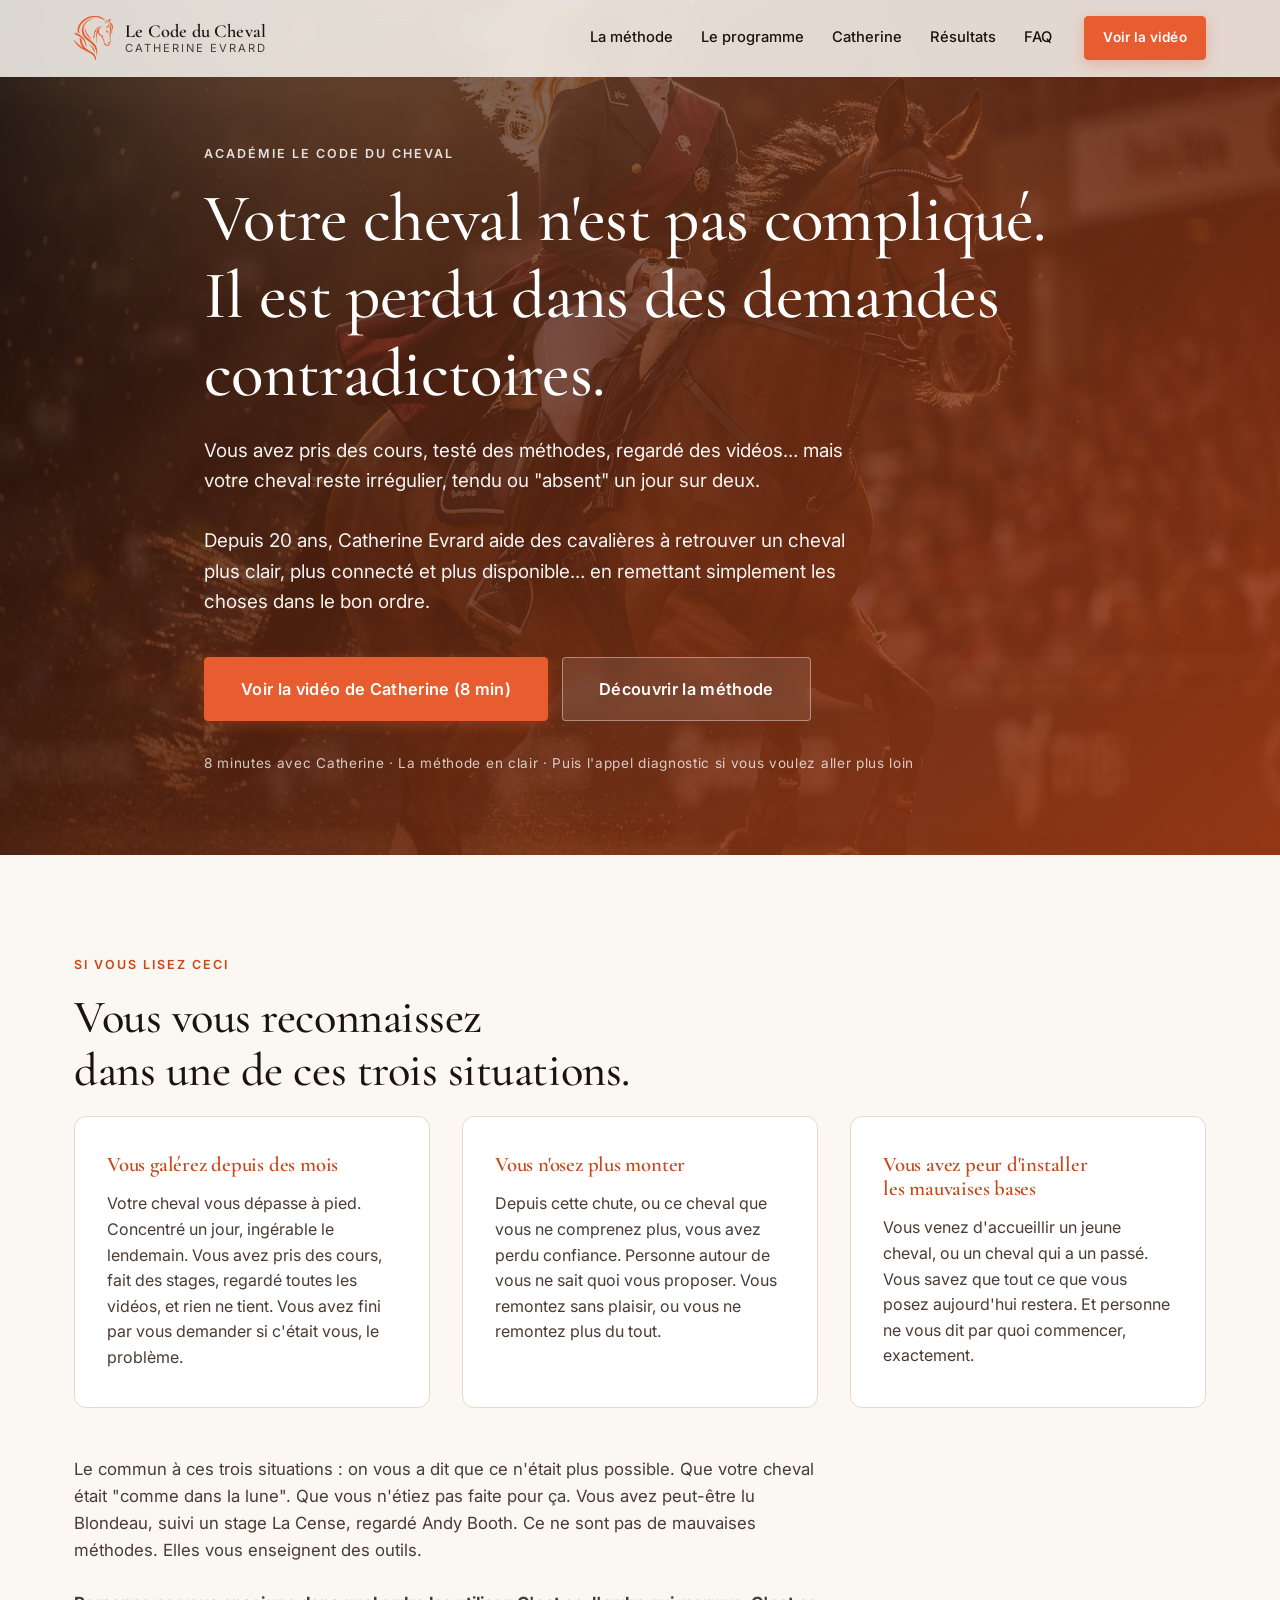
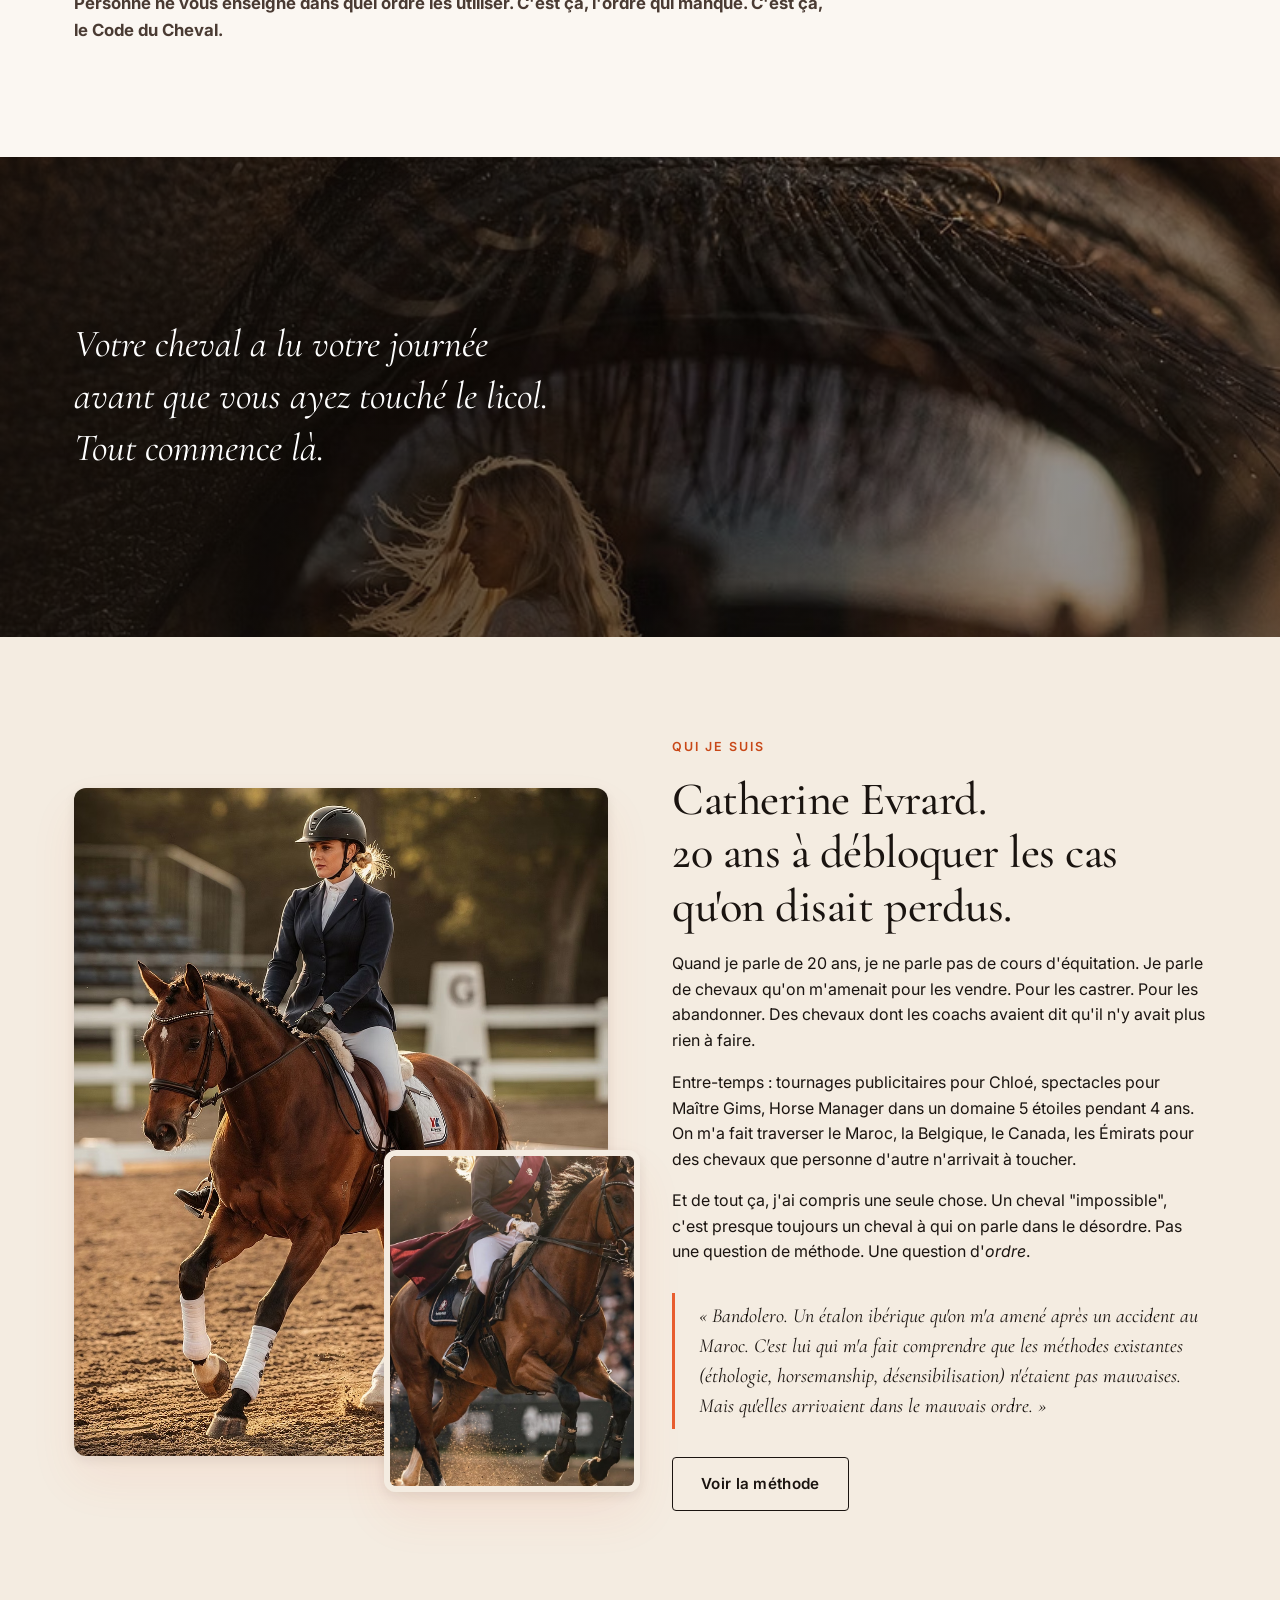
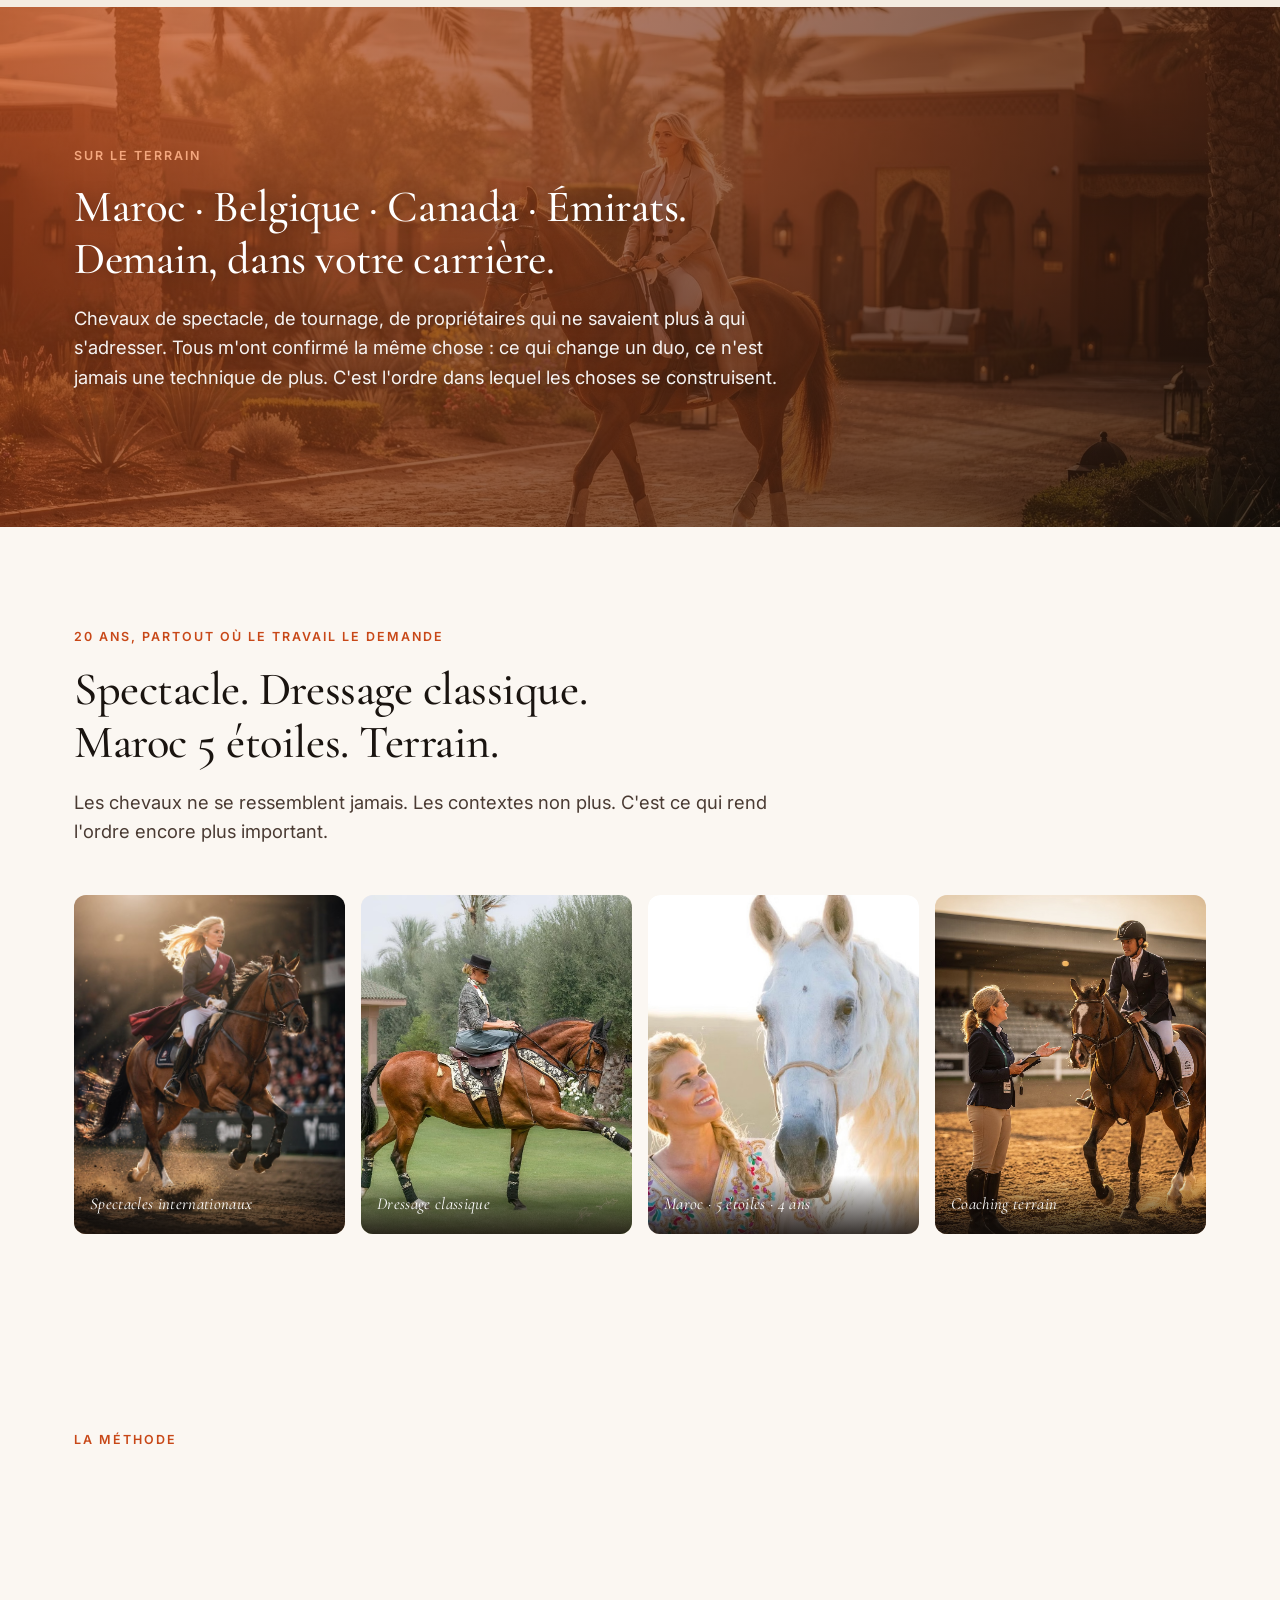
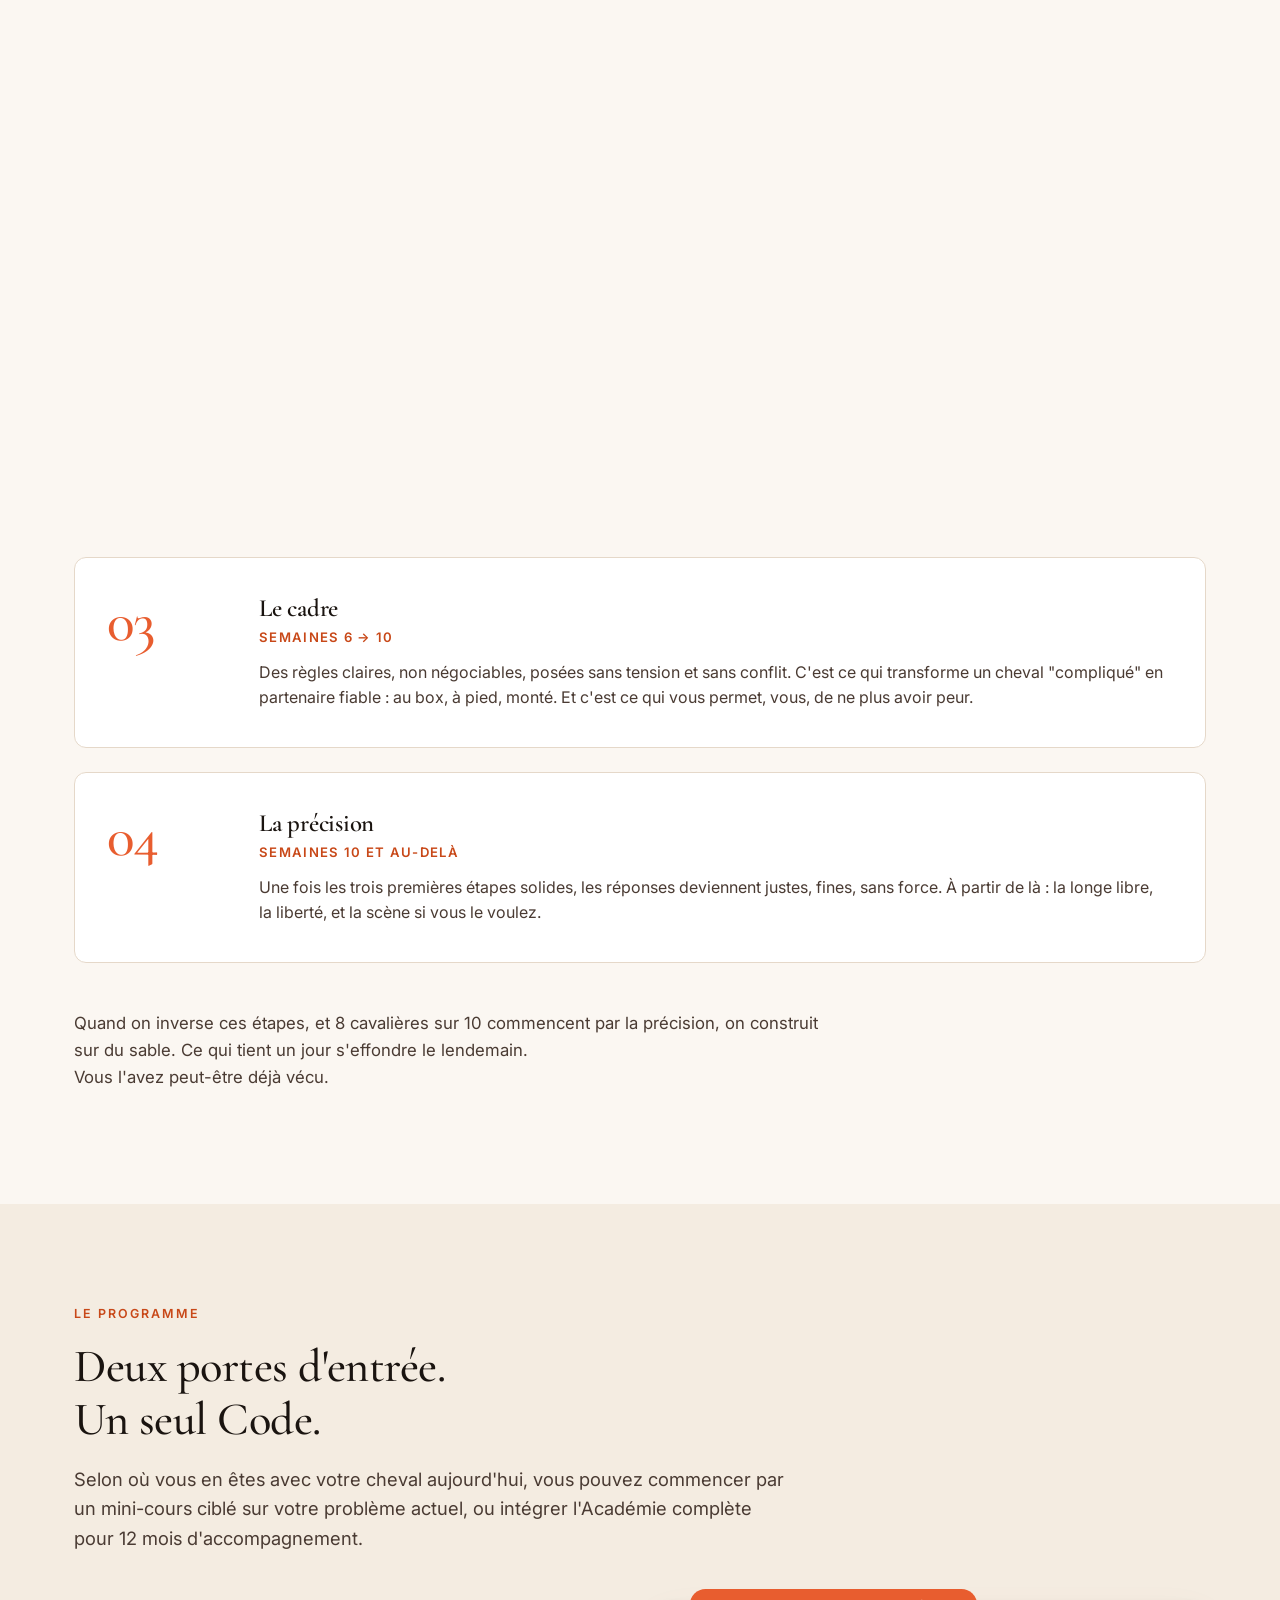
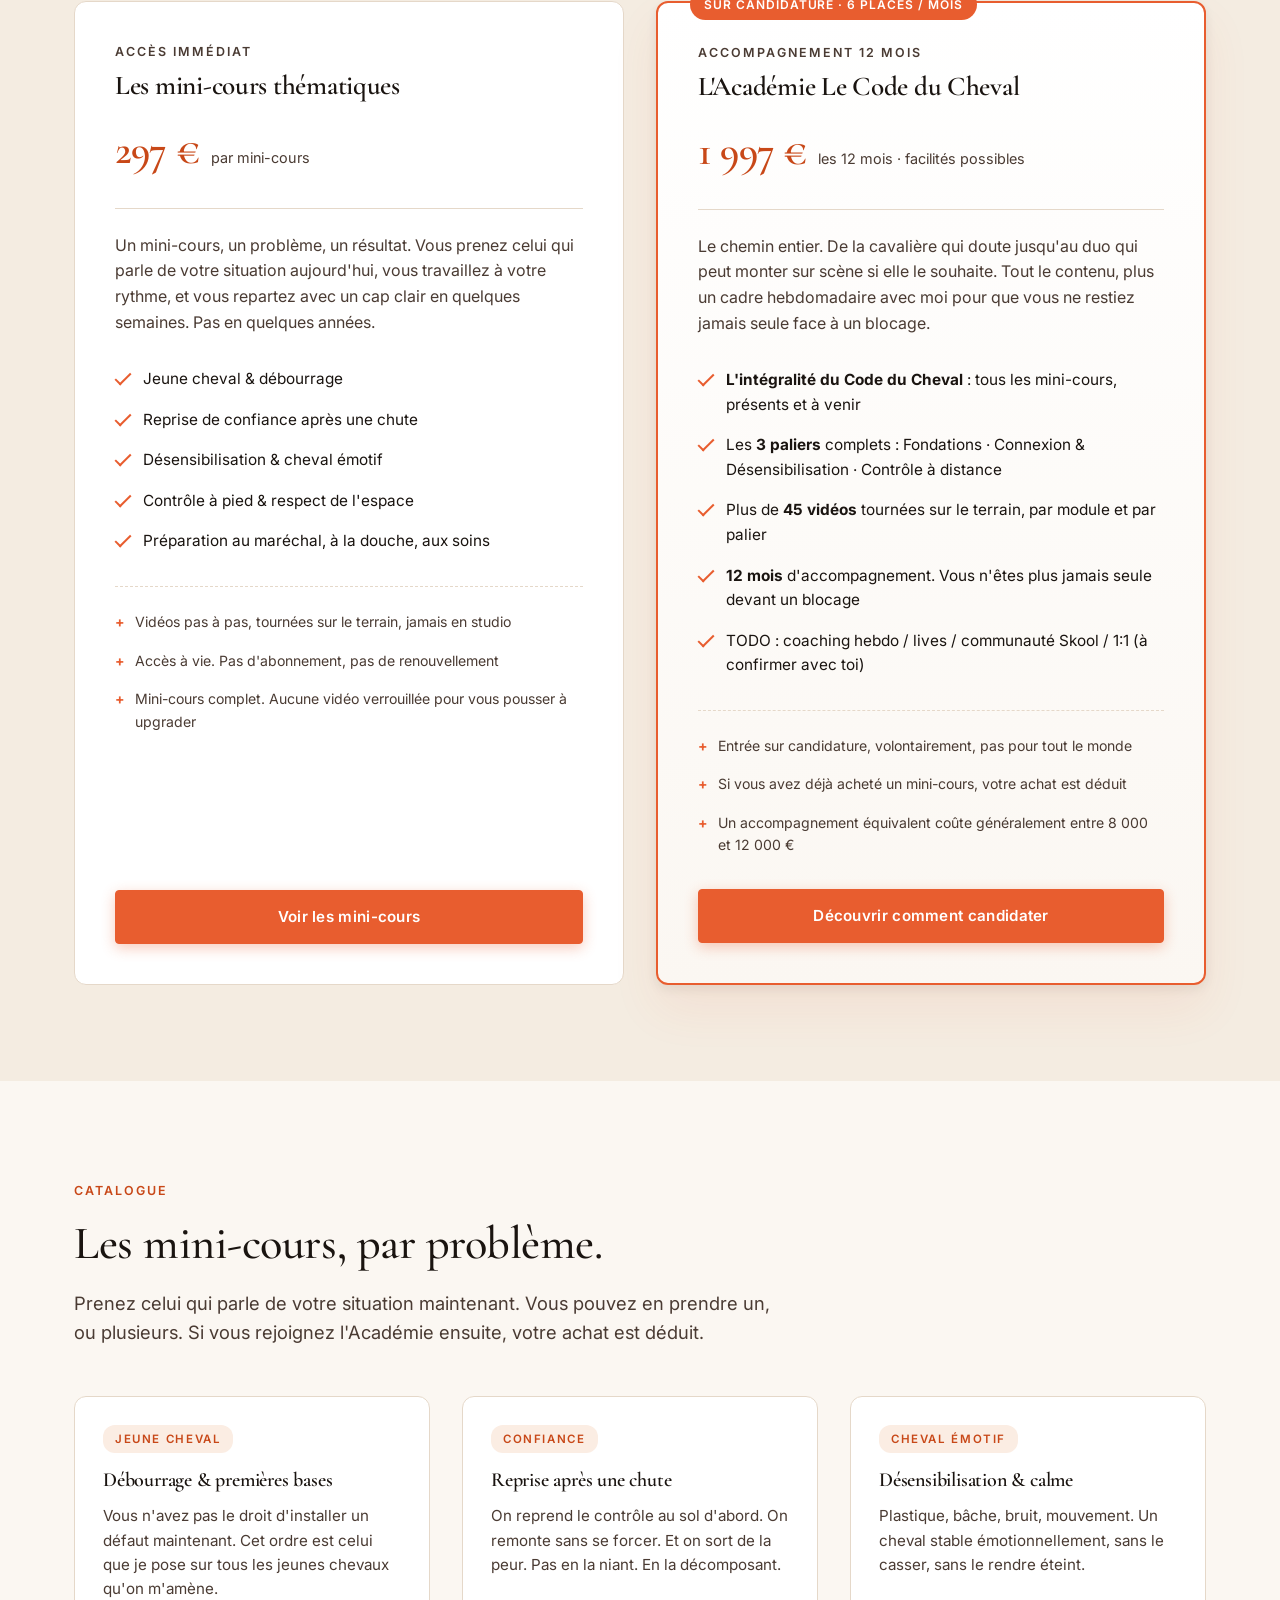
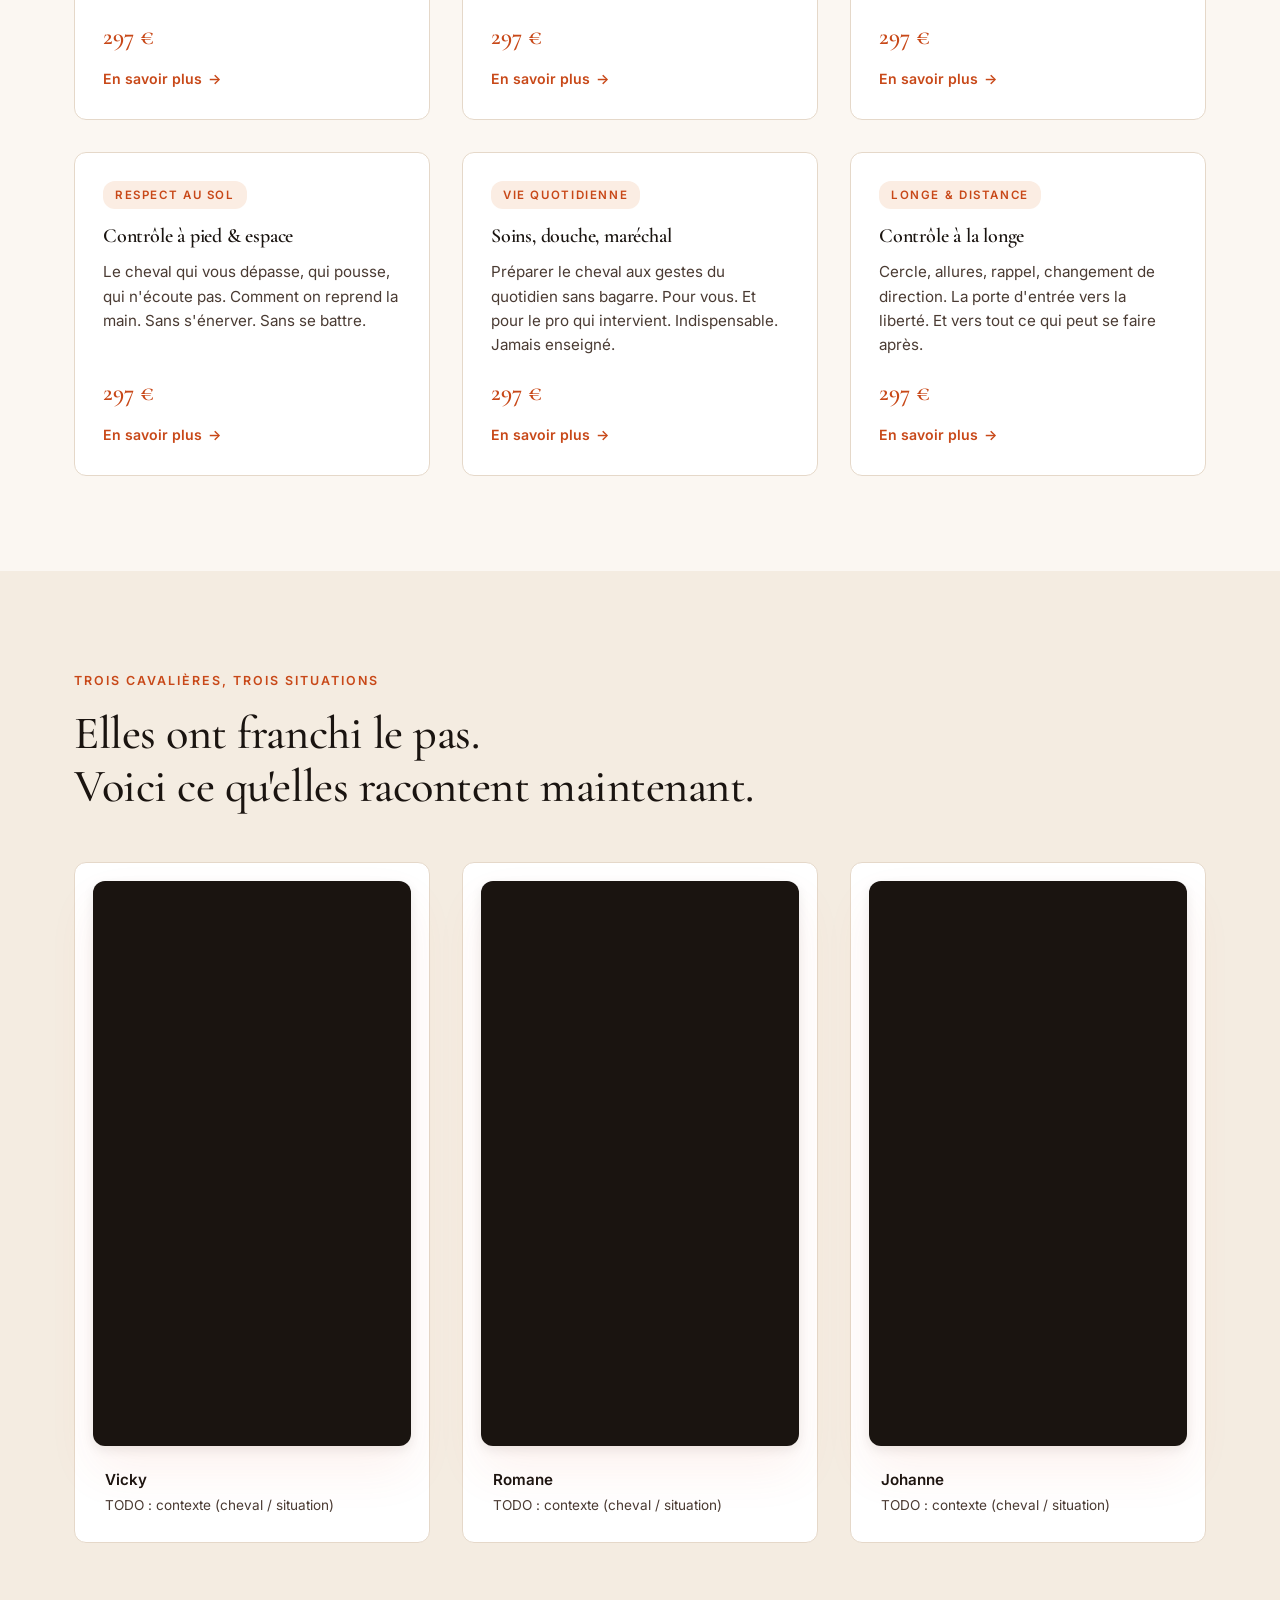
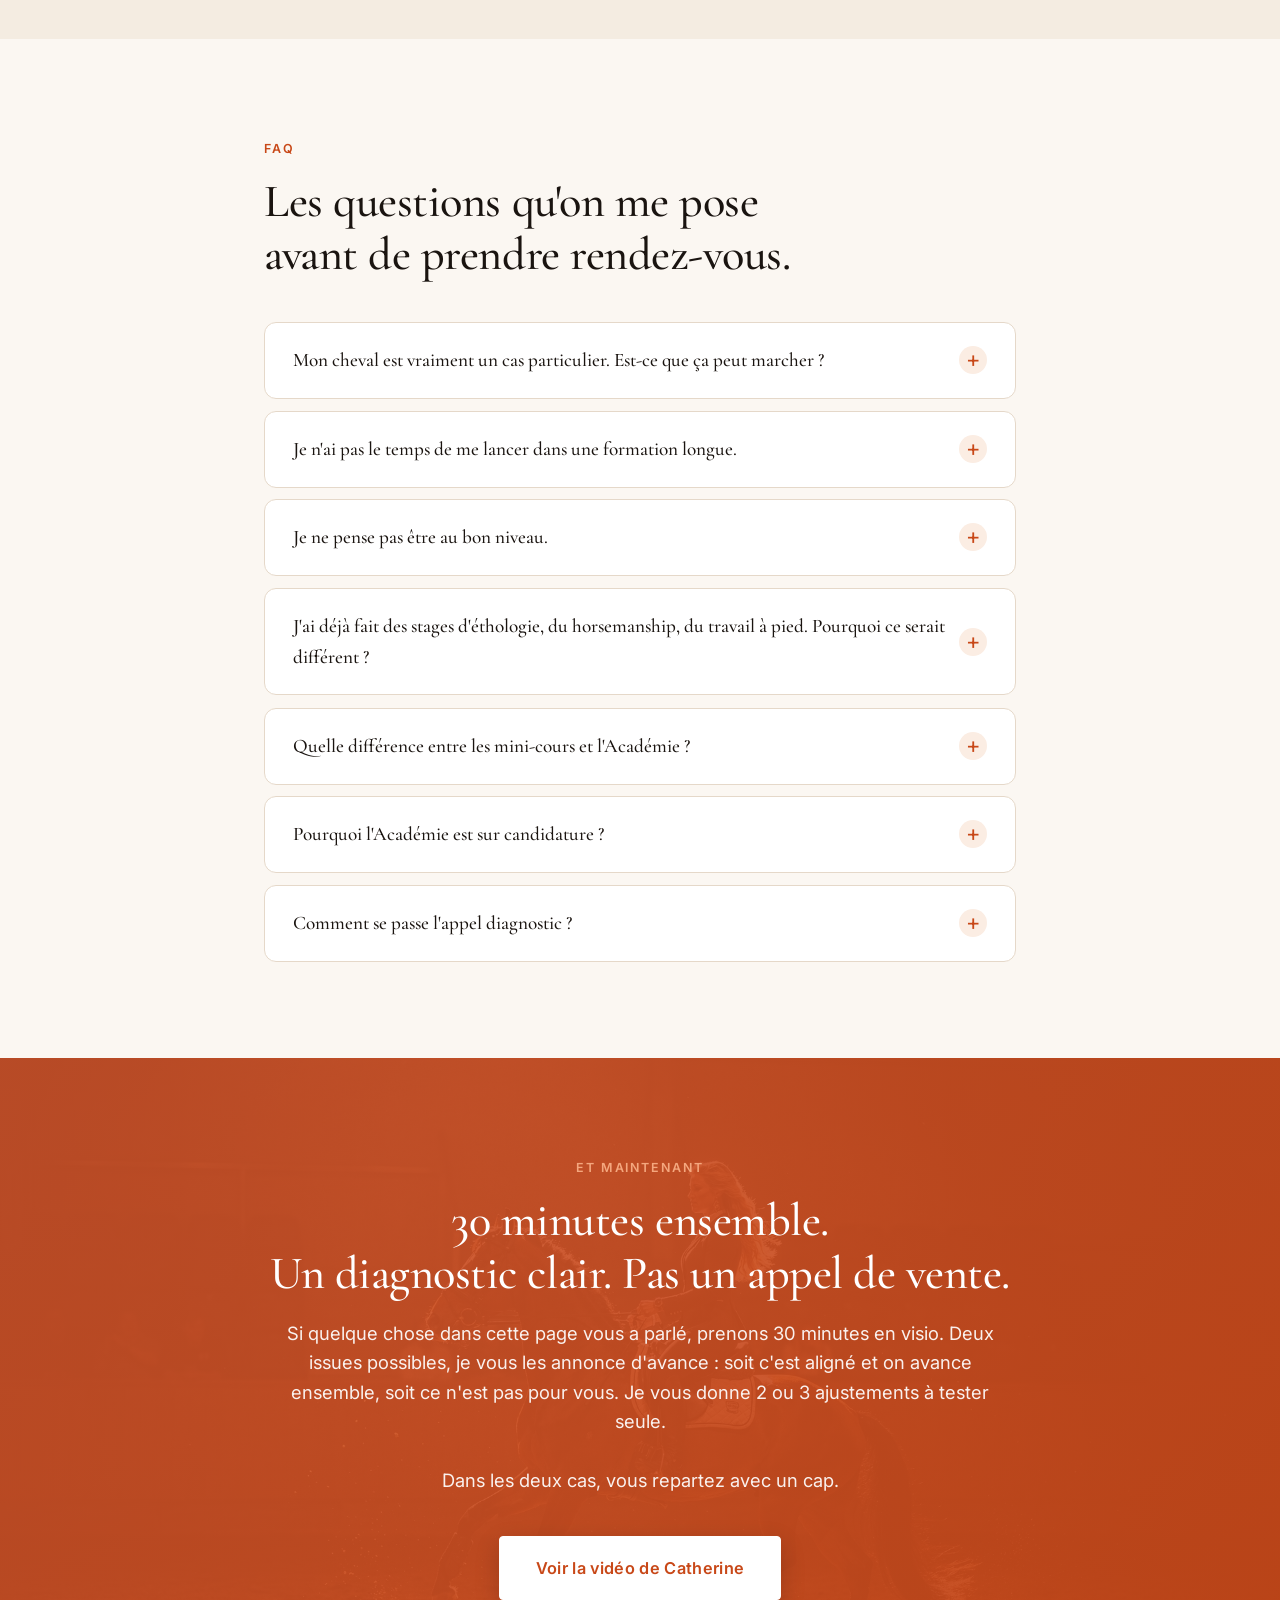
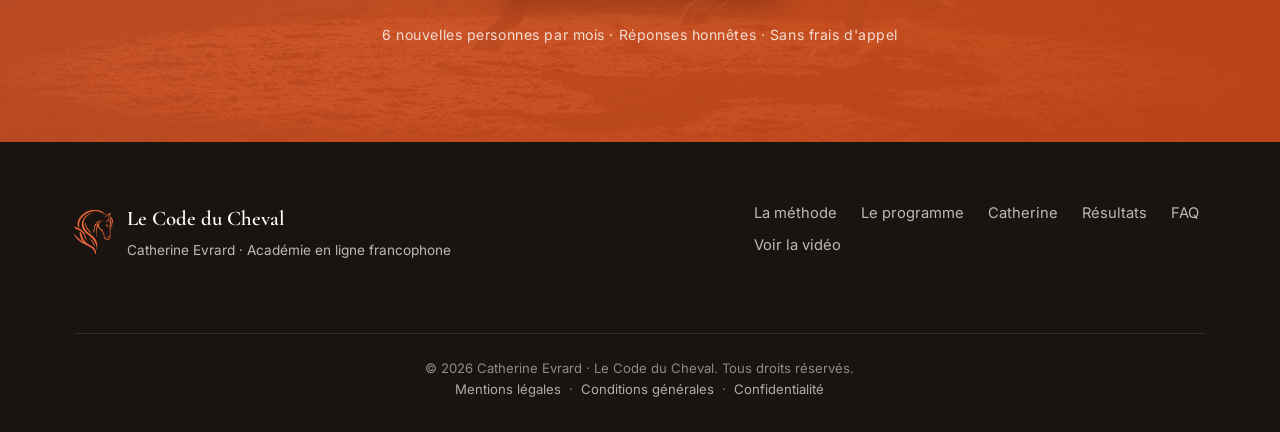
<file: index.html>
<!DOCTYPE html>
<html lang="fr">
<head>
  <meta charset="UTF-8" />
  <meta name="viewport" content="width=device-width, initial-scale=1.0" />
  <title>Le Code du Cheval, Catherine Evrard</title>
  <meta name="description" content="L'accompagnement équestre francophone qui donne un ordre de progression à votre relation avec votre cheval. 20 ans d'expérience, chevaux complexes débloqués, méthode structurée." />
  <link rel="preconnect" href="https://fonts.googleapis.com" />
  <link rel="preconnect" href="https://fonts.gstatic.com" crossorigin />
  <link href="https://fonts.googleapis.com/css2?family=Cormorant+Garamond:wght@400;500;600;700&family=Inter:wght@300;400;500;600;700&display=swap" rel="stylesheet" />
  <link rel="stylesheet" href="assets/css/styles.css" />
</head>
<body>

  <header class="site-header" id="siteHeader">
    <div class="container header-inner">
      <a href="#top" class="brand">
        <img src="assets/img/logo-mark.png" alt="" class="brand-mark" aria-hidden="true" />
        <span class="brand-text">
          <span class="brand-title">Le Code du Cheval</span>
          <span class="brand-sub">Catherine Evrard</span>
        </span>
      </a>
      <nav class="nav" aria-label="Navigation principale">
        <a href="#methode">La méthode</a>
        <a href="#programme">Le programme</a>
        <a href="#histoire">Catherine</a>
        <a href="#temoignages">Résultats</a>
        <a href="#faq">FAQ</a>
      </nav>
      <a href="methode.html" class="btn btn-primary btn-sm nav-cta">Voir la vidéo</a>
      <button class="nav-toggle" aria-label="Ouvrir le menu" aria-expanded="false">
        <span></span><span></span><span></span>
      </button>
    </div>
  </header>

  <main id="top">

    <!-- HERO -->
    <section class="hero">
      <img src="assets/img/hero-spectacle.jpg" alt="" class="hero-bg" aria-hidden="true" />
      <div class="hero-overlay"></div>
      <div class="container hero-inner">
        <p class="eyebrow">Académie Le Code du Cheval</p>
        <h1>Votre cheval n'est pas compliqué.<br/>Il est perdu dans des demandes contradictoires.</h1>
        <p class="hero-lede">
          Vous avez pris des cours, testé des méthodes, regardé des vidéos…
          mais votre cheval reste irrégulier, tendu ou "absent" un jour sur deux.
          <br/><br/>
          Depuis 20 ans, Catherine Evrard aide des cavalières à retrouver un cheval
          plus clair, plus connecté et plus disponible… en remettant simplement les choses
          dans le bon ordre.
        </p>
        <div class="hero-cta">
          <a href="methode.html" class="btn btn-primary btn-lg">Voir la vidéo de Catherine (8 min)</a>
          <a href="methode.html" class="btn btn-ghost btn-lg">Découvrir la méthode</a>
        </div>
        <p class="hero-meta">8 minutes avec Catherine · La méthode en clair · Puis l'appel diagnostic si vous voulez aller plus loin</p>
      </div>
    </section>

    <!-- RECONNAISSANCE / PAIN -->
    <section class="section section-recognition" id="reconnaissance">
      <div class="container">
        <p class="eyebrow">Si vous lisez ceci</p>
        <h2 class="section-title">Vous vous reconnaissez<br/>dans une de ces trois situations.</h2>
        <div class="grid grid-3 cards">
          <article class="card">
            <h3>Vous galérez depuis des mois</h3>
            <p>Votre cheval vous dépasse à pied. Concentré un jour, ingérable le lendemain. Vous avez pris des cours, fait des stages, regardé toutes les vidéos, et rien ne tient. Vous avez fini par vous demander si c'était vous, le problème.</p>
          </article>
          <article class="card">
            <h3>Vous n'osez plus monter</h3>
            <p>Depuis cette chute, ou ce cheval que vous ne comprenez plus, vous avez perdu confiance. Personne autour de vous ne sait quoi vous proposer. Vous remontez sans plaisir, ou vous ne remontez plus du tout.</p>
          </article>
          <article class="card">
            <h3>Vous avez peur d'installer<br/>les mauvaises bases</h3>
            <p>Vous venez d'accueillir un jeune cheval, ou un cheval qui a un passé. Vous savez que tout ce que vous posez aujourd'hui restera. Et personne ne vous dit par quoi commencer, exactement.</p>
          </article>
        </div>
        <p class="section-foot">
          Le commun à ces trois situations&nbsp;: on vous a dit que ce n'était plus possible.
          Que votre cheval était "comme dans la lune". Que vous n'étiez pas faite pour ça.
          Vous avez peut-être lu Blondeau, suivi un stage La Cense, regardé Andy Booth.
          Ce ne sont pas de mauvaises méthodes. Elles vous enseignent des outils.
          <br/><br/>
          <strong>Personne ne vous enseigne dans quel ordre les utiliser. C'est ça, l'ordre qui manque. C'est ça, le Code du Cheval.</strong>
        </p>
      </div>
    </section>

    <!-- EYE BANNER -->
    <section class="eye-banner" aria-label="Le regard du cheval">
      <img src="assets/img/eye-reflection.jpg" alt="Reflet d'une cavalière dans l'œil d'un cheval" class="eye-bg" />
      <div class="eye-overlay"></div>
      <div class="container eye-inner">
        <blockquote class="eye-quote">
          Votre cheval a lu votre journée<br/>
          avant que vous ayez touché le licol.<br/>
          Tout commence là.
        </blockquote>
      </div>
    </section>

    <!-- HISTOIRE -->
    <section class="section section-story" id="histoire">
      <div class="container grid grid-2 grid-story">
        <div class="story-img">
          <img src="assets/img/catherine-dressage.jpg" alt="Catherine Evrard en dressage sur cheval bai" class="story-photo" />
          <img src="assets/img/marechal-relation.jpg" alt="Catherine avec un maréchal autour d'un cheval" class="story-photo-accent" />
        </div>
        <div class="story-text">
          <p class="eyebrow">Qui je suis</p>
          <h2 class="section-title">Catherine Evrard.<br/>20 ans à débloquer les cas qu'on disait perdus.</h2>
          <p>
            Quand je parle de 20 ans, je ne parle pas de cours d'équitation. Je parle de chevaux
            qu'on m'amenait pour les vendre. Pour les castrer. Pour les abandonner.
            Des chevaux dont les coachs avaient dit qu'il n'y avait plus rien à faire.
          </p>
          <p>
            Entre-temps&nbsp;: tournages publicitaires pour Chloé, spectacles pour Maître Gims,
            Horse Manager dans un domaine 5 étoiles pendant 4 ans. On m'a fait traverser le Maroc,
            la Belgique, le Canada, les Émirats pour des chevaux que personne d'autre n'arrivait à toucher.
          </p>
          <p>
            Et de tout ça, j'ai compris une seule chose. Un cheval "impossible", c'est presque
            toujours un cheval à qui on parle dans le désordre. Pas une question de méthode.
            Une question d'<em>ordre</em>.
          </p>
          <blockquote class="pullquote">
            « Bandolero. Un étalon ibérique qu'on m'a amené après un accident au Maroc.
            C'est lui qui m'a fait comprendre que les méthodes existantes (éthologie,
            horsemanship, désensibilisation) n'étaient pas mauvaises. Mais qu'elles
            arrivaient dans le mauvais ordre. »
          </blockquote>
          <a href="#methode" class="btn btn-outline">Voir la méthode</a>
        </div>
      </div>
    </section>

    <!-- INTERNATIONAL BANNER -->
    <section class="parallax-banner" aria-label="Le travail de Catherine à l'international">
      <img src="assets/img/maroc-domaine.jpg" alt="" class="parallax-bg" aria-hidden="true" />
      <div class="parallax-overlay"></div>
      <div class="container parallax-inner">
        <p class="eyebrow eyebrow-light">Sur le terrain</p>
        <h2 class="parallax-title">
          Maroc · Belgique · Canada · Émirats.<br/>
          Demain, dans votre carrière.
        </h2>
        <p class="parallax-lede">
          Chevaux de spectacle, de tournage, de propriétaires qui ne savaient plus à qui s'adresser.
          Tous m'ont confirmé la même chose&nbsp;: ce qui change un duo, ce n'est jamais une technique
          de plus. C'est l'ordre dans lequel les choses se construisent.
        </p>
      </div>
    </section>

    <!-- GALLERY : Catherine en action -->
    <section class="section section-gallery" id="catherine-en-action">
      <div class="container">
        <p class="eyebrow">20 ans, partout où le travail le demande</p>
        <h2 class="section-title">Spectacle. Dressage classique.<br/>Maroc 5 étoiles. Terrain.</h2>
        <p class="section-lede">
          Les chevaux ne se ressemblent jamais. Les contextes non plus. C'est ce qui rend l'ordre
          encore plus important.
        </p>
        <div class="gallery-grid">
          <figure class="gallery-item">
            <img src="assets/img/hero-spectacle.jpg" alt="Catherine sur scène en spectacle, cape rouge au galop" loading="lazy" />
            <figcaption>Spectacles internationaux</figcaption>
          </figure>
          <figure class="gallery-item">
            <img src="assets/img/catherine-piaffer-maroc.jpg" alt="Catherine en dressage classique espagnol, piaffer" loading="lazy" />
            <figcaption>Dressage classique</figcaption>
          </figure>
          <figure class="gallery-item">
            <img src="assets/img/catherine-portrait-maroc.jpg" alt="Catherine en tenue marocaine avec un cheval blanc" loading="lazy" />
            <figcaption>Maroc · 5 étoiles · 4 ans</figcaption>
          </figure>
          <figure class="gallery-item">
            <img src="assets/img/catherine-coaching.jpg" alt="Catherine en coaching auprès d'une cavalière" loading="lazy" />
            <figcaption>Coaching terrain</figcaption>
          </figure>
        </div>
      </div>
    </section>

    <!-- METHODE : Le Code du Cheval -->
    <section class="section section-method" id="methode">
      <div class="container">
        <p class="eyebrow">La méthode</p>
        <h2 class="section-title">Le Code du Cheval.<br/>Un ordre. Quatre étapes. Jamais inversées.</h2>
        <p class="section-lede">
          Ce n'est pas une méthode de plus à empiler sur les précédentes.
          C'est un code de lecture qui replace dans le bon ordre ce que vous savez déjà faire,
          et qui rend enfin lisible ce que votre cheval essaie de vous dire depuis le début.
        </p>

        <ol class="method-steps">
          <li class="method-step">
            <div class="step-num">01</div>
            <div class="step-body">
              <h3>Vous</h3>
              <p class="step-meta">Semaines 1 → 3</p>
              <p>
                Avant même que vous touchiez le licol, votre cheval lit votre posture,
                votre respiration, votre intention. La boule au ventre, il la sent depuis le paddock.
                On commence par vous. Sinon, rien de ce qui suit ne tient.
              </p>
            </div>
          </li>
          <li class="method-step">
            <div class="step-num">02</div>
            <div class="step-body">
              <h3>L'attention</h3>
              <p class="step-meta">Semaines 3 → 6</p>
              <p>
                Pas l'obéissance. L'attention. Le jour où votre cheval vous regarde
                <em>avant</em> de regarder le bruit dehors, vous savez que la base est posée.
                Tant que cette étape n'est pas acquise, tout ce qu'on construit dessus s'effondre.
              </p>
            </div>
          </li>
          <li class="method-step">
            <div class="step-num">03</div>
            <div class="step-body">
              <h3>Le cadre</h3>
              <p class="step-meta">Semaines 6 → 10</p>
              <p>
                Des règles claires, non négociables, posées sans tension et sans conflit.
                C'est ce qui transforme un cheval "compliqué" en partenaire fiable :
                au box, à pied, monté. Et c'est ce qui vous permet, vous, de ne plus avoir peur.
              </p>
            </div>
          </li>
          <li class="method-step">
            <div class="step-num">04</div>
            <div class="step-body">
              <h3>La précision</h3>
              <p class="step-meta">Semaines 10 et au-delà</p>
              <p>
                Une fois les trois premières étapes solides, les réponses deviennent justes,
                fines, sans force. À partir de là&nbsp;: la longe libre, la liberté,
                et la scène si vous le voulez.
              </p>
            </div>
          </li>
        </ol>

        <p class="section-foot">
          Quand on inverse ces étapes, et 8 cavalières sur 10 commencent par la précision,
          on construit sur du sable. Ce qui tient un jour s'effondre le lendemain.
          <br/>Vous l'avez peut-être déjà vécu.
        </p>
      </div>
    </section>

    <!-- PROGRAMME / OFFRES -->
    <section class="section section-program" id="programme">
      <div class="container">
        <p class="eyebrow">Le programme</p>
        <h2 class="section-title">Deux portes d'entrée.<br/>Un seul Code.</h2>
        <p class="section-lede">
          Selon où vous en êtes avec votre cheval aujourd'hui, vous pouvez commencer par
          un mini-cours ciblé sur votre problème actuel, ou intégrer l'Académie complète
          pour 12 mois d'accompagnement.
        </p>

        <div class="grid grid-2 offers">

          <!-- MINI-COURS -->
          <article class="offer">
            <p class="offer-eyebrow">Accès immédiat</p>
            <h3 class="offer-title">Les mini-cours thématiques</h3>
            <p class="offer-price">
              <span class="price-amount">297&nbsp;€</span>
              <span class="price-unit">par mini-cours</span>
            </p>
            <p class="offer-desc">
              Un mini-cours, un problème, un résultat. Vous prenez celui qui parle de votre situation
              aujourd'hui, vous travaillez à votre rythme, et vous repartez avec un cap clair
              en quelques semaines. Pas en quelques années.
            </p>
            <ul class="offer-list">
              <li>Jeune cheval &amp; débourrage</li>
              <li>Reprise de confiance après une chute</li>
              <li>Désensibilisation &amp; cheval émotif</li>
              <li>Contrôle à pied &amp; respect de l'espace</li>
              <li>Préparation au maréchal, à la douche, aux soins</li>
            </ul>
            <ul class="offer-includes">
              <li>Vidéos pas à pas, tournées sur le terrain, jamais en studio</li>
              <li>Accès à vie. Pas d'abonnement, pas de renouvellement</li>
              <li>Mini-cours complet. Aucune vidéo verrouillée pour vous pousser à upgrader</li>
            </ul>
            <a href="#minicours" class="btn btn-primary btn-block">Voir les mini-cours</a>
          </article>

          <!-- ACADÉMIE -->
          <article class="offer offer-feature">
            <p class="offer-badge">Sur candidature · 6 places / mois</p>
            <p class="offer-eyebrow">Accompagnement 12 mois</p>
            <h3 class="offer-title">L'Académie Le Code du Cheval</h3>
            <p class="offer-price">
              <span class="price-amount">1&nbsp;997&nbsp;€</span>
              <span class="price-unit">les 12 mois · facilités possibles</span>
            </p>
            <p class="offer-desc">
              Le chemin entier. De la cavalière qui doute jusqu'au duo qui peut monter sur scène
              si elle le souhaite. Tout le contenu, plus un cadre hebdomadaire avec moi
              pour que vous ne restiez jamais seule face à un blocage.
            </p>
            <ul class="offer-list">
              <li><strong>L'intégralité du Code du Cheval</strong> : tous les mini-cours, présents et à venir</li>
              <li>Les <strong>3 paliers</strong> complets&nbsp;: Fondations · Connexion &amp; Désensibilisation · Contrôle à distance</li>
              <li>Plus de <strong>45 vidéos</strong> tournées sur le terrain, par module et par palier</li>
              <li><strong>12 mois</strong> d'accompagnement. Vous n'êtes plus jamais seule devant un blocage</li>
              <li>TODO : coaching hebdo / lives / communauté Skool / 1:1 (à confirmer avec toi)</li>
            </ul>
            <ul class="offer-includes">
              <li>Entrée sur candidature, volontairement, pas pour tout le monde</li>
              <li>Si vous avez déjà acheté un mini-cours, votre achat est déduit</li>
              <li>Un accompagnement équivalent coûte généralement entre 8 000 et 12 000 €</li>
            </ul>
            <a href="methode.html" class="btn btn-primary btn-block">Découvrir comment candidater</a>
          </article>

        </div>
      </div>
    </section>

    <!-- MINI-COURS DÉTAIL -->
    <section class="section section-minicours" id="minicours">
      <div class="container">
        <p class="eyebrow">Catalogue</p>
        <h2 class="section-title">Les mini-cours, par problème.</h2>
        <p class="section-lede">
          Prenez celui qui parle de votre situation maintenant. Vous pouvez en prendre un, ou plusieurs.
          Si vous rejoignez l'Académie ensuite, votre achat est déduit.
        </p>
        <div class="grid grid-3 minicours-grid">
          <article class="minicours-card">
            <p class="mc-tag">Jeune cheval</p>
            <h3>Débourrage &amp; premières bases</h3>
            <p>Vous n'avez pas le droit d'installer un défaut maintenant. Cet ordre est celui que je pose sur tous les jeunes chevaux qu'on m'amène.</p>
            <p class="mc-price">297&nbsp;€</p>
            <a href="methode.html" class="link-arrow">En savoir plus</a>
          </article>
          <article class="minicours-card">
            <p class="mc-tag">Confiance</p>
            <h3>Reprise après une chute</h3>
            <p>On reprend le contrôle au sol d'abord. On remonte sans se forcer. Et on sort de la peur. Pas en la niant. En la décomposant.</p>
            <p class="mc-price">297&nbsp;€</p>
            <a href="methode.html" class="link-arrow">En savoir plus</a>
          </article>
          <article class="minicours-card">
            <p class="mc-tag">Cheval émotif</p>
            <h3>Désensibilisation &amp; calme</h3>
            <p>Plastique, bâche, bruit, mouvement. Un cheval stable émotionnellement, sans le casser, sans le rendre éteint.</p>
            <p class="mc-price">297&nbsp;€</p>
            <a href="methode.html" class="link-arrow">En savoir plus</a>
          </article>
          <article class="minicours-card">
            <p class="mc-tag">Respect au sol</p>
            <h3>Contrôle à pied &amp; espace</h3>
            <p>Le cheval qui vous dépasse, qui pousse, qui n'écoute pas. Comment on reprend la main. Sans s'énerver. Sans se battre.</p>
            <p class="mc-price">297&nbsp;€</p>
            <a href="methode.html" class="link-arrow">En savoir plus</a>
          </article>
          <article class="minicours-card">
            <p class="mc-tag">Vie quotidienne</p>
            <h3>Soins, douche, maréchal</h3>
            <p>Préparer le cheval aux gestes du quotidien sans bagarre. Pour vous. Et pour le pro qui intervient. Indispensable. Jamais enseigné.</p>
            <p class="mc-price">297&nbsp;€</p>
            <a href="methode.html" class="link-arrow">En savoir plus</a>
          </article>
          <article class="minicours-card">
            <p class="mc-tag">Longe &amp; distance</p>
            <h3>Contrôle à la longe</h3>
            <p>Cercle, allures, rappel, changement de direction. La porte d'entrée vers la liberté. Et vers tout ce qui peut se faire après.</p>
            <p class="mc-price">297&nbsp;€</p>
            <a href="methode.html" class="link-arrow">En savoir plus</a>
          </article>
        </div>
      </div>
    </section>

    <!-- TEMOIGNAGES -->
    <section class="section section-testimonials" id="temoignages">
      <div class="container">
        <p class="eyebrow">Trois cavalières, trois situations</p>
        <h2 class="section-title">Elles ont franchi le pas.<br/>Voici ce qu'elles racontent maintenant.</h2>

        <div class="grid grid-3 testimonials">
          <figure class="testimonial testimonial-video">
            <div class="vimeo-embed vimeo-9-16">
              <iframe
                src="https://player.vimeo.com/video/1173133744?title=0&amp;byline=0&amp;portrait=0&amp;badge=0&amp;autopause=0"
                allow="autoplay; fullscreen; picture-in-picture; clipboard-write; encrypted-media; web-share"
                referrerpolicy="strict-origin-when-cross-origin"
                title="Témoignage de Vicky"
                loading="lazy">
              </iframe>
            </div>
            <figcaption>
              <span class="t-name">Vicky</span>
              <span class="t-context">TODO : contexte (cheval / situation)</span>
            </figcaption>
          </figure>

          <figure class="testimonial testimonial-video">
            <div class="vimeo-embed vimeo-9-16">
              <iframe
                src="https://player.vimeo.com/video/1173133754?title=0&amp;byline=0&amp;portrait=0&amp;badge=0&amp;autopause=0"
                allow="autoplay; fullscreen; picture-in-picture; clipboard-write; encrypted-media; web-share"
                referrerpolicy="strict-origin-when-cross-origin"
                title="Témoignage de Romane"
                loading="lazy">
              </iframe>
            </div>
            <figcaption>
              <span class="t-name">Romane</span>
              <span class="t-context">TODO : contexte (cheval / situation)</span>
            </figcaption>
          </figure>

          <figure class="testimonial testimonial-video">
            <div class="vimeo-embed vimeo-9-16">
              <iframe
                src="https://player.vimeo.com/video/1173133726?title=0&amp;byline=0&amp;portrait=0&amp;badge=0&amp;autopause=0"
                allow="autoplay; fullscreen; picture-in-picture; clipboard-write; encrypted-media; web-share"
                referrerpolicy="strict-origin-when-cross-origin"
                title="Témoignage de Johanne"
                loading="lazy">
              </iframe>
            </div>
            <figcaption>
              <span class="t-name">Johanne</span>
              <span class="t-context">TODO : contexte (cheval / situation)</span>
            </figcaption>
          </figure>
        </div>
      </div>
    </section>

    <!-- FAQ -->
    <section class="section section-faq" id="faq">
      <div class="container container-narrow">
        <p class="eyebrow">FAQ</p>
        <h2 class="section-title">Les questions qu'on me pose<br/>avant de prendre rendez-vous.</h2>

        <div class="faq-list">
          <details class="faq-item">
            <summary>Mon cheval est vraiment un cas particulier. Est-ce que ça peut marcher ?</summary>
            <p>En 20 ans, je n'ai jamais rencontré un cheval sans solution. Ce qu'on prend pour "un cas particulier", c'est presque toujours un ordre mal posé, pas un cheval irrécupérable. Si vous avez déjà essayé tout ce qu'on vous a proposé sans résultat durable, c'est exactement le profil pour lequel j'ai construit ce travail.</p>
          </details>
          <details class="faq-item">
            <summary>Je n'ai pas le temps de me lancer dans une formation longue.</summary>
            <p>Comptez les heures que vous avez déjà passées à essayer des choses qui n'ont rien donné. L'ordre fait gagner du temps, parce qu'on arrête de tourner en rond. Et les mini-cours sont faits exactement pour ça&nbsp;: un problème, un résultat, sans noyer sous la théorie.</p>
          </details>
          <details class="faq-item">
            <summary>Je ne pense pas être au bon niveau.</summary>
            <p>Le Code du Cheval n'est pas un niveau, c'est un chemin. Il sert aussi bien à quelqu'un qui vient d'accueillir un jeune cheval, qu'à une cavalière qui plafonne depuis des années, ou à une personne qui reprend après une chute. C'est l'ordre qui change. Pas le niveau requis.</p>
          </details>
          <details class="faq-item">
            <summary>J'ai déjà fait des stages d'éthologie, du horsemanship, du travail à pied. Pourquoi ce serait différent ?</summary>
            <p>Parce que ces méthodes ne sont pas en cause. Elles vous ont donné des outils, et c'est précieux. Ce qu'aucune ne vous a donné, c'est l'ordre dans lequel les utiliser. Le Code du Cheval n'efface rien de ce que vous avez appris. Il replace tout dans le bon ordre.</p>
          </details>
          <details class="faq-item">
            <summary>Quelle différence entre les mini-cours et l'Académie ?</summary>
            <p>Les mini-cours règlent un problème ciblé, à votre rythme, en accès immédiat. L'Académie est l'accompagnement complet sur 12 mois, sur candidature, avec tous les mini-cours inclus, plus un cadre hebdomadaire avec moi. Si vous démarrez par un mini-cours et que vous rejoignez ensuite l'Académie, votre achat est déduit.</p>
          </details>
          <details class="faq-item">
            <summary>Pourquoi l'Académie est sur candidature ?</summary>
            <p>Parce que je n'accueille que 6 nouvelles personnes par mois. Je suis sur le terrain le reste du temps, avec des chevaux et des cavalières. L'appel de 30 minutes sert à vérifier que c'est aligné, pour vous comme pour moi. Si ce n'est pas le bon moment, je vous le dis, et je vous donne 2 ou 3 ajustements à tester seule.</p>
          </details>
          <details class="faq-item">
            <summary>Comment se passe l'appel diagnostic ?</summary>
            <p>30 minutes en visio. Vous me racontez votre situation, votre cheval, ce que vous avez essayé. Je vous donne mon avis honnête&nbsp;: soit c'est le bon moment pour rejoindre l'Académie, soit ce n'est pas pour vous aujourd'hui. Dans les deux cas, vous repartez avec un diagnostic clair.</p>
          </details>
        </div>
      </div>
    </section>

    <!-- CTA FINAL -->
    <section class="section section-cta" id="diagnostic">
      <img src="assets/img/dressage-indoor.jpg" alt="" class="cta-bg" aria-hidden="true" />
      <div class="cta-overlay"></div>
      <div class="container container-narrow text-center">
        <p class="eyebrow eyebrow-light">Et maintenant</p>
        <h2 class="section-title">30 minutes ensemble.<br/>Un diagnostic clair. Pas un appel de vente.</h2>
        <p class="section-lede">
          Si quelque chose dans cette page vous a parlé, prenons 30 minutes en visio.
          Deux issues possibles, je vous les annonce d'avance&nbsp;: soit c'est aligné
          et on avance ensemble, soit ce n'est pas pour vous. Je vous donne 2 ou 3
          ajustements à tester seule.
          <br/><br/>
          Dans les deux cas, vous repartez avec un cap.
        </p>
        <a href="methode.html" class="btn btn-primary btn-lg">Voir la vidéo de Catherine</a>
        <p class="cta-meta">6 nouvelles personnes par mois · Réponses honnêtes · Sans frais d'appel</p>
      </div>
    </section>

  </main>

  <footer class="site-footer">
    <div class="container footer-inner">
      <div class="footer-brand">
        <img src="assets/img/logo-mark.png" alt="" class="brand-mark brand-mark-light" aria-hidden="true" />
        <div>
          <p class="footer-title">Le Code du Cheval</p>
          <p class="footer-sub">Catherine Evrard · Académie en ligne francophone</p>
        </div>
      </div>
      <nav class="footer-nav" aria-label="Pied de page">
        <a href="#methode">La méthode</a>
        <a href="#programme">Le programme</a>
        <a href="#histoire">Catherine</a>
        <a href="#temoignages">Résultats</a>
        <a href="#faq">FAQ</a>
        <a href="methode.html">Voir la vidéo</a>
      </nav>
      <p class="footer-legal">
        © <span id="year"></span> Catherine Evrard · Le Code du Cheval. Tous droits réservés.
        <br/>
        <a href="#">Mentions légales</a> · <a href="#">Conditions générales</a> · <a href="#">Confidentialité</a>
      </p>
    </div>
  </footer>

  <script src="assets/js/main.js"></script>
</body>
</html>
</file>
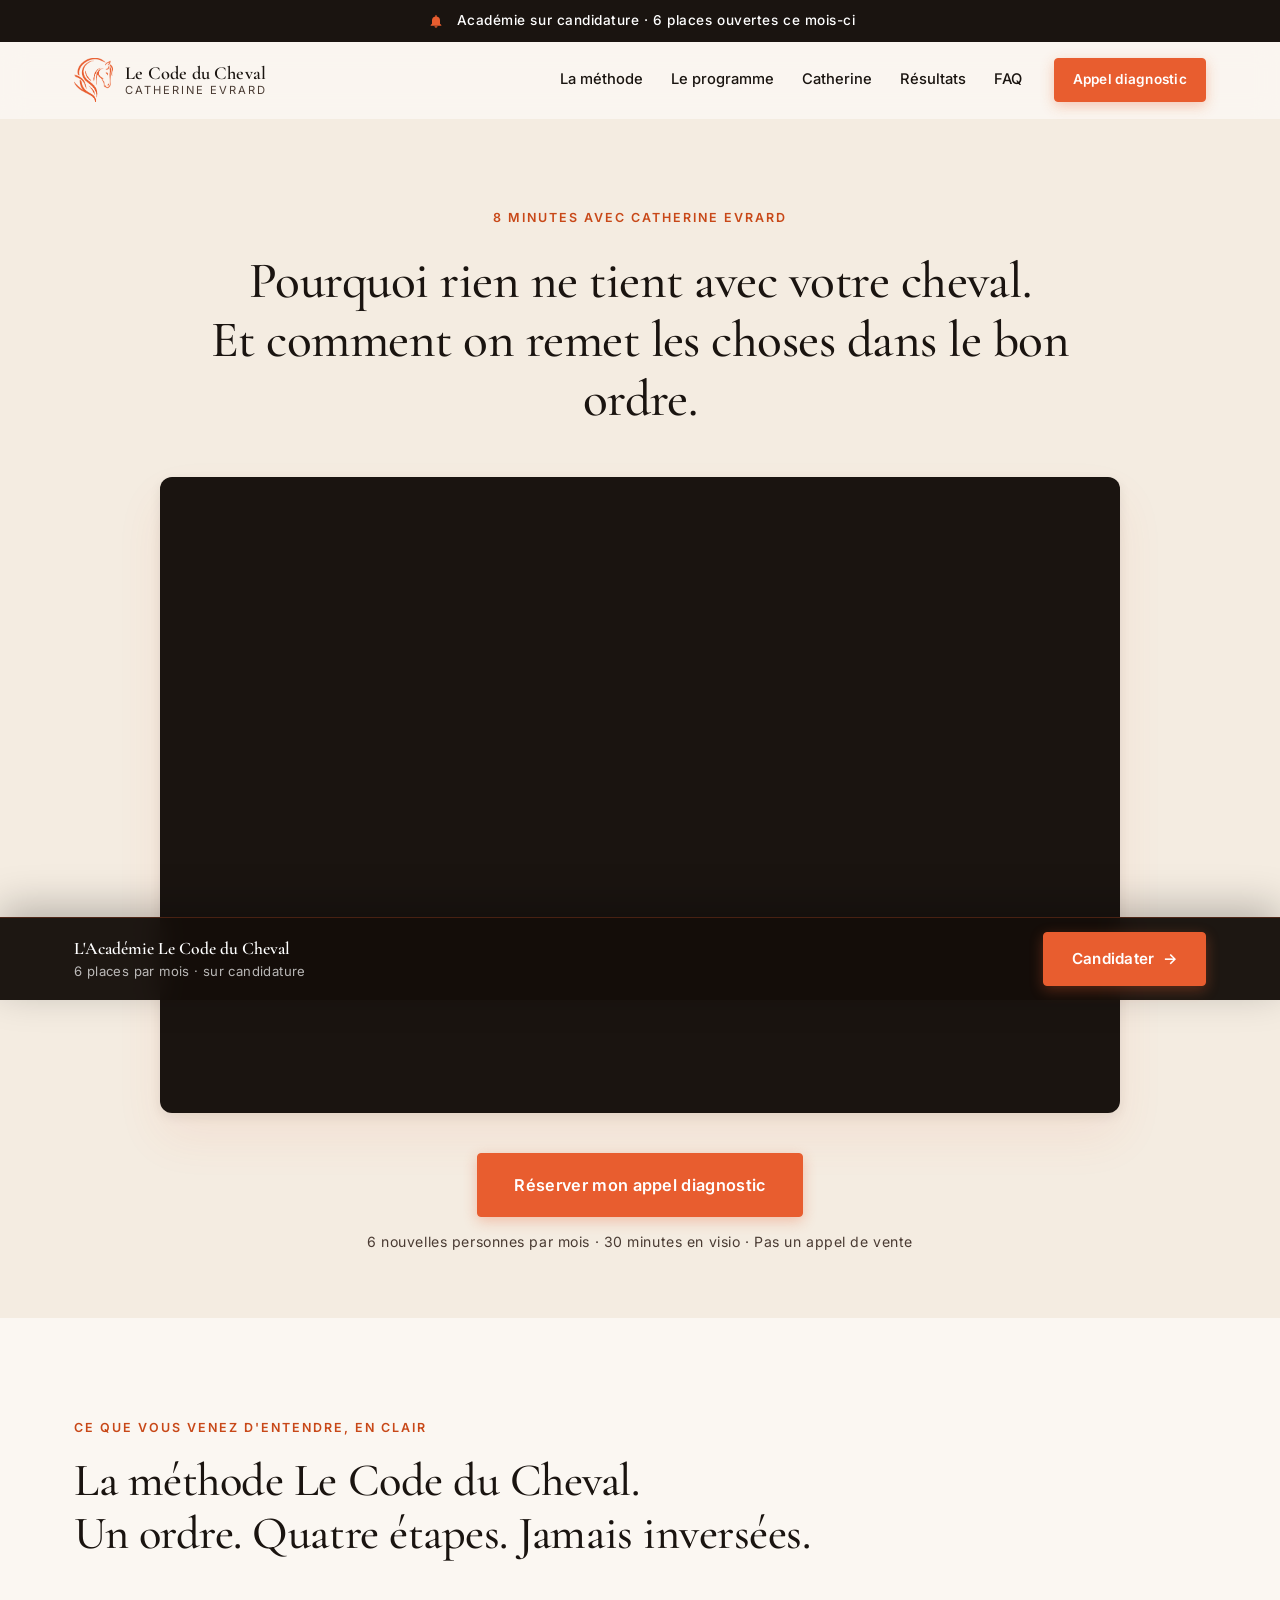
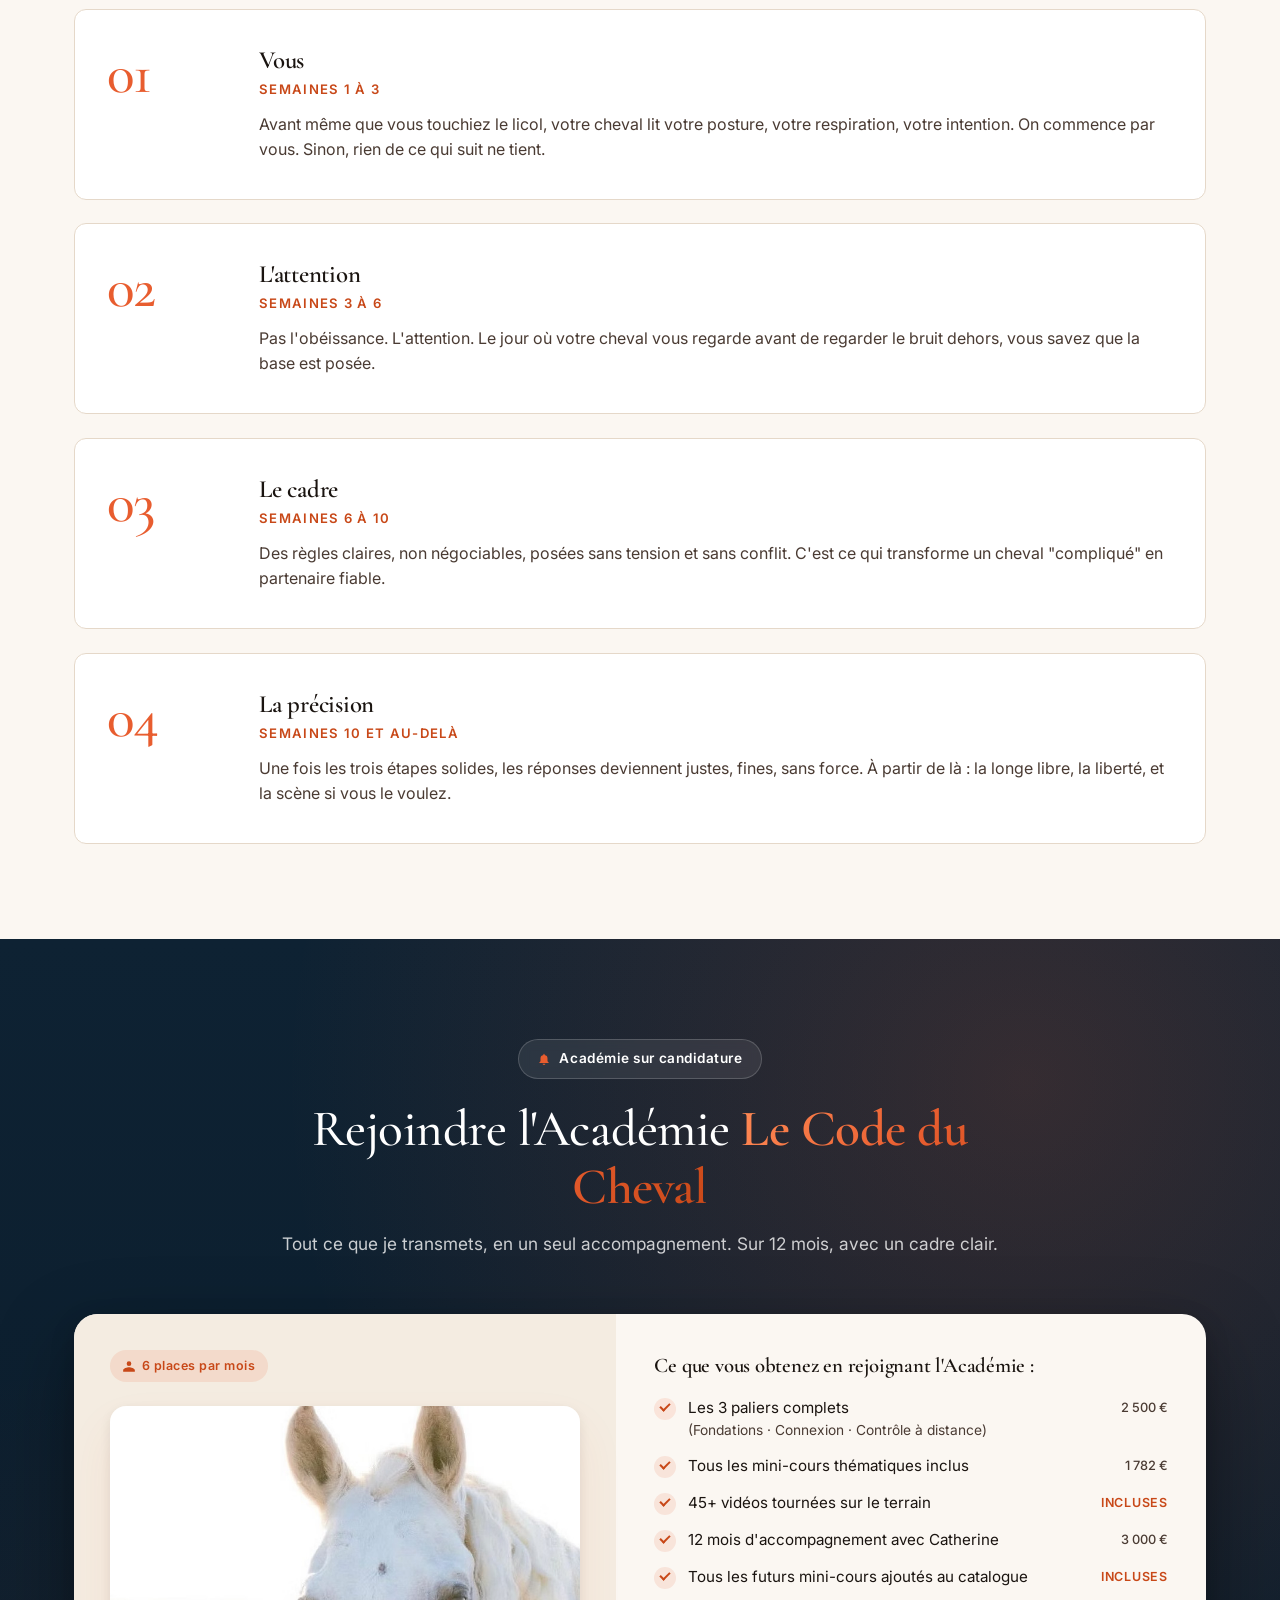
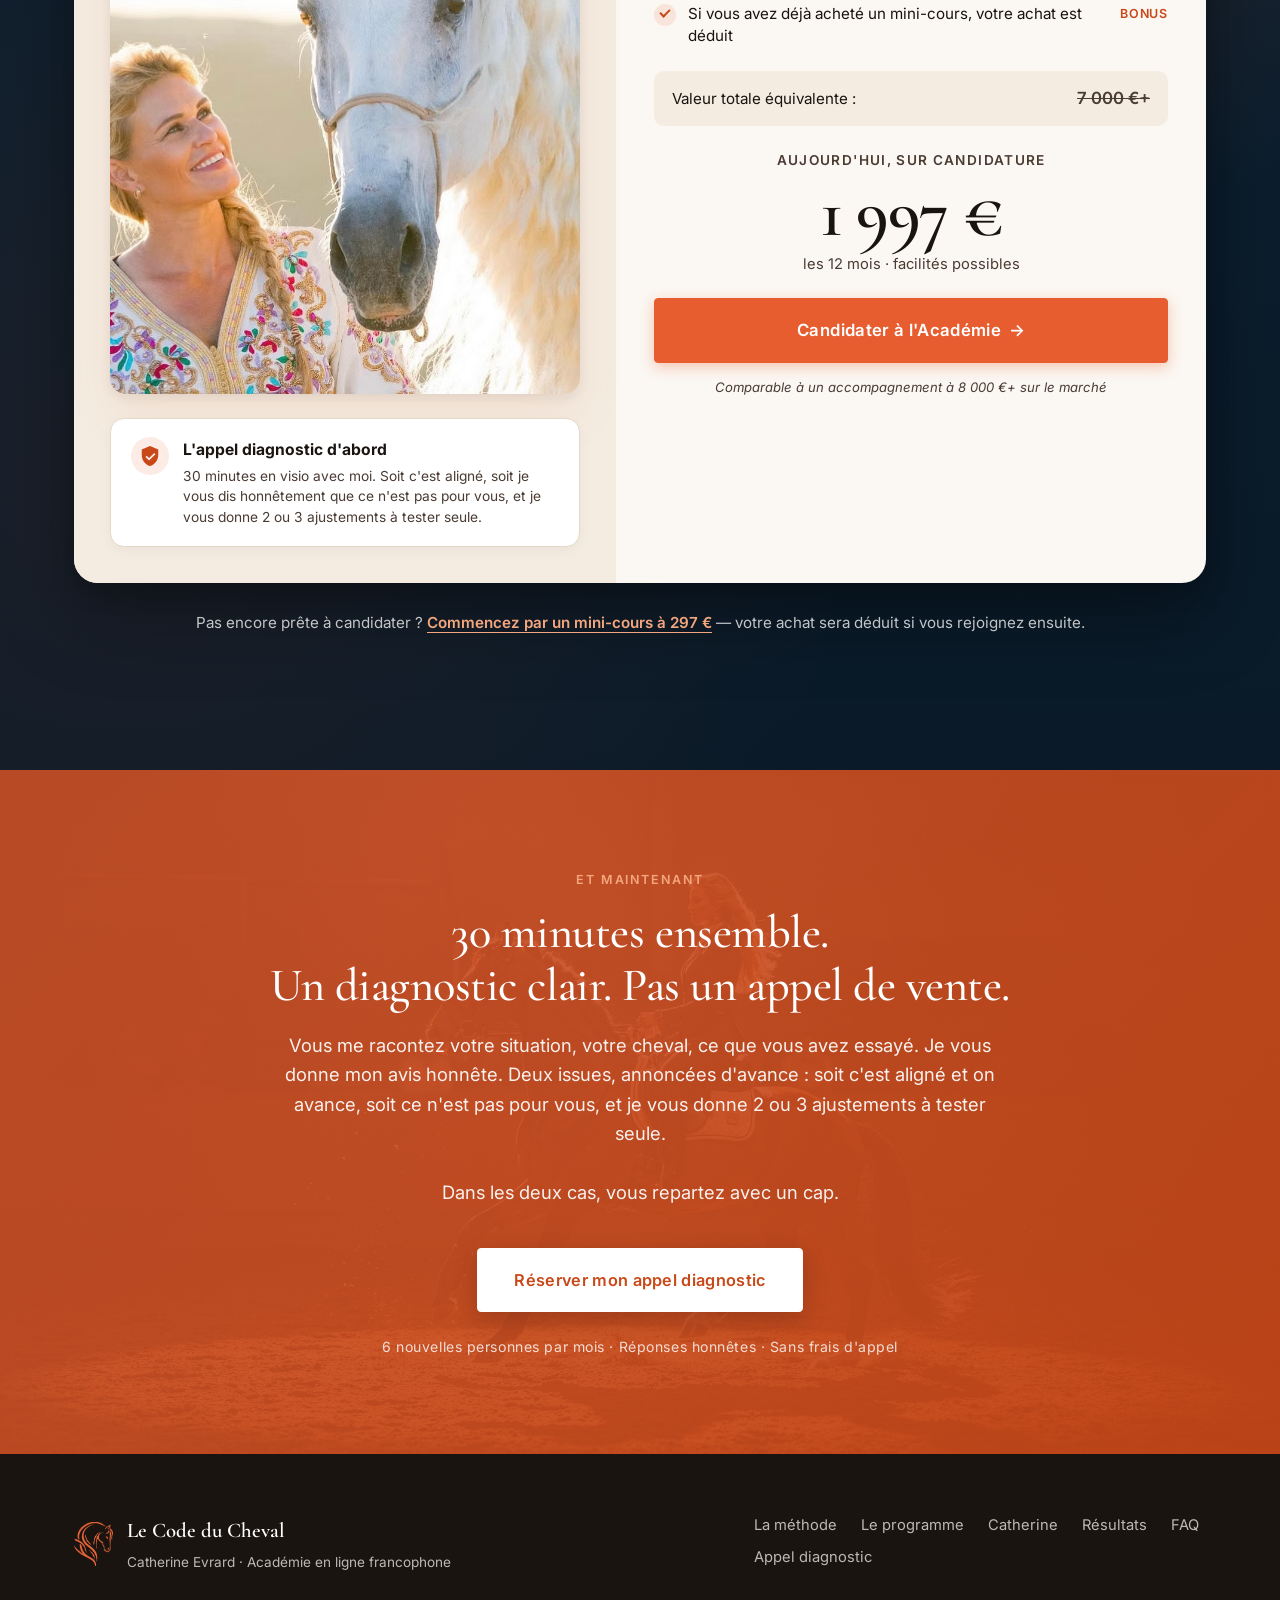
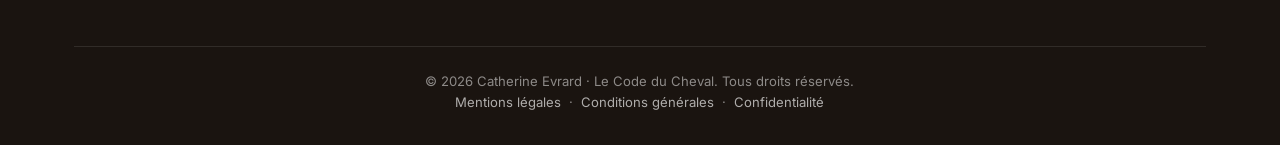
<file: methode.html>
<!DOCTYPE html>
<html lang="fr">
<head>
  <meta charset="UTF-8" />
  <meta name="viewport" content="width=device-width, initial-scale=1.0" />
  <title>La méthode Le Code du Cheval, Catherine Evrard</title>
  <meta name="description" content="8 minutes avec Catherine Evrard sur la méthode Le Code du Cheval. Pourquoi rien ne tient malgré ce que vous faites déjà, et comment on remet les choses dans le bon ordre." />
  <link rel="preconnect" href="https://fonts.googleapis.com" />
  <link rel="preconnect" href="https://fonts.gstatic.com" crossorigin />
  <link href="https://fonts.googleapis.com/css2?family=Cormorant+Garamond:wght@400;500;600;700&family=Inter:wght@300;400;500;600;700&display=swap" rel="stylesheet" />
  <link rel="stylesheet" href="assets/css/styles.css" />
</head>
<body class="page-methode">

  <div class="alert-bar" role="banner">
    <div class="container alert-bar-inner">
      <span class="alert-bell" aria-hidden="true">
        <svg viewBox="0 0 24 24" fill="currentColor"><path d="M12 22a2.5 2.5 0 0 0 2.45-2h-4.9A2.5 2.5 0 0 0 12 22Zm6-6V11a6 6 0 0 0-5-5.91V4a1 1 0 1 0-2 0v1.09A6 6 0 0 0 6 11v5l-2 2v1h16v-1l-2-2Z"/></svg>
      </span>
      <span>Académie sur candidature · 6 places ouvertes ce mois-ci</span>
    </div>
  </div>

  <header class="site-header is-scrolled" id="siteHeader">
    <div class="container header-inner">
      <a href="index.html#top" class="brand">
        <img src="assets/img/logo-mark.png" alt="" class="brand-mark" aria-hidden="true" />
        <span class="brand-text">
          <span class="brand-title">Le Code du Cheval</span>
          <span class="brand-sub">Catherine Evrard</span>
        </span>
      </a>
      <nav class="nav" aria-label="Navigation principale">
        <a href="index.html#methode">La méthode</a>
        <a href="index.html#programme">Le programme</a>
        <a href="index.html#histoire">Catherine</a>
        <a href="index.html#temoignages">Résultats</a>
        <a href="index.html#faq">FAQ</a>
      </nav>
      <a href="https://calendly.com/catherineevrard/candidature-lcdc" target="_blank" rel="noopener" class="btn btn-primary btn-sm nav-cta">Appel diagnostic</a>
      <button class="nav-toggle" aria-label="Ouvrir le menu" aria-expanded="false">
        <span></span><span></span><span></span>
      </button>
    </div>
  </header>

  <main id="top">

    <!-- HERO compact + VSL -->
    <section class="methode-hero">
      <div class="container">
        <p class="eyebrow">8 minutes avec Catherine Evrard</p>
        <h1 class="methode-hero-title">
          Pourquoi rien ne tient avec votre cheval.<br/>
          Et comment on remet les choses dans le bon ordre.
        </h1>

        <div class="vimeo-embed vimeo-16-9 methode-vsl">
          <iframe
            src="https://player.vimeo.com/video/1173119215?title=0&amp;byline=0&amp;portrait=0&amp;badge=0&amp;autopause=0"
            allow="autoplay; fullscreen; picture-in-picture; clipboard-write; encrypted-media; web-share"
            referrerpolicy="strict-origin-when-cross-origin"
            title="VSL Le Code du Cheval">
          </iframe>
        </div>

        <div class="methode-cta">
          <a href="https://calendly.com/catherineevrard/candidature-lcdc" target="_blank" rel="noopener" class="btn btn-primary btn-lg">Réserver mon appel diagnostic</a>
          <p class="methode-cta-meta">6 nouvelles personnes par mois · 30 minutes en visio · Pas un appel de vente</p>
        </div>
      </div>
    </section>

    <!-- Résumé : ce que vous venez d'entendre -->
    <section class="section section-resume">
      <div class="container">
        <p class="eyebrow">Ce que vous venez d'entendre, en clair</p>
        <h2 class="section-title">La méthode Le Code du Cheval.<br/>Un ordre. Quatre étapes. Jamais inversées.</h2>

        <ol class="method-steps">
          <li class="method-step">
            <div class="step-num">01</div>
            <div class="step-body">
              <h3>Vous</h3>
              <p class="step-meta">Semaines 1 à 3</p>
              <p>Avant même que vous touchiez le licol, votre cheval lit votre posture, votre respiration, votre intention. On commence par vous. Sinon, rien de ce qui suit ne tient.</p>
            </div>
          </li>
          <li class="method-step">
            <div class="step-num">02</div>
            <div class="step-body">
              <h3>L'attention</h3>
              <p class="step-meta">Semaines 3 à 6</p>
              <p>Pas l'obéissance. L'attention. Le jour où votre cheval vous regarde avant de regarder le bruit dehors, vous savez que la base est posée.</p>
            </div>
          </li>
          <li class="method-step">
            <div class="step-num">03</div>
            <div class="step-body">
              <h3>Le cadre</h3>
              <p class="step-meta">Semaines 6 à 10</p>
              <p>Des règles claires, non négociables, posées sans tension et sans conflit. C'est ce qui transforme un cheval "compliqué" en partenaire fiable.</p>
            </div>
          </li>
          <li class="method-step">
            <div class="step-num">04</div>
            <div class="step-body">
              <h3>La précision</h3>
              <p class="step-meta">Semaines 10 et au-delà</p>
              <p>Une fois les trois étapes solides, les réponses deviennent justes, fines, sans force. À partir de là : la longe libre, la liberté, et la scène si vous le voulez.</p>
            </div>
          </li>
        </ol>
      </div>
    </section>

    <!-- Offre Académie : style TRT -->
    <section class="section-join">
      <div class="container">
        <div class="join-header">
          <span class="join-pill">
            <svg viewBox="0 0 24 24" fill="currentColor" aria-hidden="true"><path d="M12 22a2.5 2.5 0 0 0 2.45-2h-4.9A2.5 2.5 0 0 0 12 22Zm6-6V11a6 6 0 0 0-5-5.91V4a1 1 0 1 0-2 0v1.09A6 6 0 0 0 6 11v5l-2 2v1h16v-1l-2-2Z"/></svg>
            Académie sur candidature
          </span>
          <h2 class="join-title">Rejoindre l'Académie <span class="accent">Le Code du Cheval</span></h2>
          <p class="join-sub">Tout ce que je transmets, en un seul accompagnement. Sur 12 mois, avec un cadre clair.</p>
        </div>

        <div class="join-card">
          <div class="join-card-left">
            <span class="join-members">
              <svg viewBox="0 0 24 24" fill="currentColor" aria-hidden="true" width="14" height="14"><path d="M12 12a4 4 0 1 0 0-8 4 4 0 0 0 0 8Zm0 2c-3.3 0-10 1.7-10 5v3h20v-3c0-3.3-6.7-5-10-5Z"/></svg>
              6 places par mois
            </span>
            <img src="assets/img/catherine-portrait-maroc.jpg" alt="Catherine Evrard" class="join-visual" />
            <div class="join-guarantee">
              <span class="join-guarantee-icon" aria-hidden="true">
                <svg viewBox="0 0 24 24" fill="currentColor" width="22" height="22"><path d="M12 1 3 5v6c0 5.5 3.8 10.7 9 12 5.2-1.3 9-6.5 9-12V5l-9-4Zm-1 16-4-4 1.4-1.4L11 14.2l5.6-5.6L18 10l-7 7Z"/></svg>
              </span>
              <div>
                <strong>L'appel diagnostic d'abord</strong>
                <p>30 minutes en visio avec moi. Soit c'est aligné, soit je vous dis honnêtement que ce n'est pas pour vous, et je vous donne 2 ou 3 ajustements à tester seule.</p>
              </div>
            </div>
          </div>

          <div class="join-card-right">
            <h3 class="join-list-title">Ce que vous obtenez en rejoignant l'Académie :</h3>
            <ul class="join-list">
              <li>
                <span class="check" aria-hidden="true"></span>
                <span class="join-item-label">Les 3 paliers complets <em>(Fondations · Connexion · Contrôle à distance)</em></span>
                <span class="join-value">2&nbsp;500&nbsp;€</span>
              </li>
              <li>
                <span class="check" aria-hidden="true"></span>
                <span class="join-item-label">Tous les mini-cours thématiques inclus</span>
                <span class="join-value">1&nbsp;782&nbsp;€</span>
              </li>
              <li>
                <span class="check" aria-hidden="true"></span>
                <span class="join-item-label">45+ vidéos tournées sur le terrain</span>
                <span class="join-value">incluses</span>
              </li>
              <li>
                <span class="check" aria-hidden="true"></span>
                <span class="join-item-label">12 mois d'accompagnement avec Catherine</span>
                <span class="join-value">3 000&nbsp;€</span>
              </li>
              <li>
                <span class="check" aria-hidden="true"></span>
                <span class="join-item-label">Tous les futurs mini-cours ajoutés au catalogue</span>
                <span class="join-value">incluses</span>
              </li>
              <li>
                <span class="check" aria-hidden="true"></span>
                <span class="join-item-label">Si vous avez déjà acheté un mini-cours, votre achat est déduit</span>
                <span class="join-value">bonus</span>
              </li>
            </ul>

            <div class="join-total">
              <span>Valeur totale équivalente :</span>
              <span class="join-total-old">7&nbsp;000&nbsp;€+</span>
            </div>

            <div class="join-price">
              <p class="join-price-lead">Aujourd'hui, sur candidature</p>
              <p class="join-price-amount">1&nbsp;997&nbsp;€</p>
              <p class="join-price-meta">les 12 mois · facilités possibles</p>
            </div>

            <a href="https://calendly.com/catherineevrard/candidature-lcdc" target="_blank" rel="noopener" class="btn btn-primary btn-block btn-lg join-cta">
              Candidater à l'Académie <span aria-hidden="true">→</span>
            </a>
            <p class="join-cta-note">Comparable à un accompagnement à 8 000 €+ sur le marché</p>
          </div>
        </div>

        <div class="join-alt">
          <p>Pas encore prête à candidater ? <a href="index.html#minicours">Commencez par un mini-cours à 297 €</a> — votre achat sera déduit si vous rejoignez ensuite.</p>
        </div>
      </div>
    </section>

    <!-- CTA FINAL -->
    <section class="section section-cta">
      <img src="assets/img/dressage-indoor.jpg" alt="" class="cta-bg" aria-hidden="true" />
      <div class="cta-overlay"></div>
      <div class="container container-narrow text-center">
        <p class="eyebrow eyebrow-light">Et maintenant</p>
        <h2 class="section-title">30 minutes ensemble.<br/>Un diagnostic clair. Pas un appel de vente.</h2>
        <p class="section-lede">
          Vous me racontez votre situation, votre cheval, ce que vous avez essayé.
          Je vous donne mon avis honnête. Deux issues, annoncées d'avance : soit c'est aligné
          et on avance, soit ce n'est pas pour vous, et je vous donne 2 ou 3 ajustements
          à tester seule.
          <br/><br/>
          Dans les deux cas, vous repartez avec un cap.
        </p>
        <a href="https://calendly.com/catherineevrard/candidature-lcdc" target="_blank" rel="noopener" class="btn btn-primary btn-lg">Réserver mon appel diagnostic</a>
        <p class="cta-meta">6 nouvelles personnes par mois · Réponses honnêtes · Sans frais d'appel</p>
      </div>
    </section>

  </main>

  <!-- Sticky bottom CTA bar -->
  <div class="sticky-bar" id="stickyBar" aria-hidden="true">
    <div class="container sticky-bar-inner">
      <div class="sticky-bar-text">
        <strong>L'Académie Le Code du Cheval</strong>
        <span>6 places par mois · sur candidature</span>
      </div>
      <a href="https://calendly.com/catherineevrard/candidature-lcdc" target="_blank" rel="noopener" class="btn btn-primary sticky-bar-cta">
        Candidater <span aria-hidden="true">→</span>
      </a>
    </div>
  </div>

  <footer class="site-footer">
    <div class="container footer-inner">
      <div class="footer-brand">
        <img src="assets/img/logo-mark.png" alt="" class="brand-mark brand-mark-light" aria-hidden="true" />
        <div>
          <p class="footer-title">Le Code du Cheval</p>
          <p class="footer-sub">Catherine Evrard · Académie en ligne francophone</p>
        </div>
      </div>
      <nav class="footer-nav" aria-label="Pied de page">
        <a href="index.html#methode">La méthode</a>
        <a href="index.html#programme">Le programme</a>
        <a href="index.html#histoire">Catherine</a>
        <a href="index.html#temoignages">Résultats</a>
        <a href="index.html#faq">FAQ</a>
        <a href="https://calendly.com/catherineevrard/candidature-lcdc" target="_blank" rel="noopener">Appel diagnostic</a>
      </nav>
      <p class="footer-legal">
        © <span id="year"></span> Catherine Evrard · Le Code du Cheval. Tous droits réservés.
        <br/>
        <a href="#">Mentions légales</a> · <a href="#">Conditions générales</a> · <a href="#">Confidentialité</a>
      </p>
    </div>
  </footer>

  <script src="assets/js/main.js"></script>
</body>
</html>
</file>
<file: assets/css/styles.css>
/* ============================================================
   LE CODE DU CHEVAL — Catherine Evrard
   Stylesheet
   ============================================================ */

:root {
  /* Palette */
  --orange: #E85D2F;
  --orange-deep: #C84818;
  --orange-soft: #F4A77E;
  --orange-tint: #FBEDE3;
  --ink: #1A1410;
  --ink-soft: #4A3B33;
  --paper: #FBF7F2;
  --paper-warm: #F4ECE1;
  --line: #E5D8C9;
  --white: #FFFFFF;

  /* Type */
  --font-serif: 'Cormorant Garamond', Georgia, serif;
  --font-sans: 'Inter', -apple-system, BlinkMacSystemFont, 'Segoe UI', sans-serif;

  /* Sizing */
  --container: 1180px;
  --container-narrow: 800px;
  --radius: 4px;
  --radius-lg: 12px;
  --shadow: 0 1px 3px rgba(26, 20, 16, 0.06), 0 8px 24px rgba(26, 20, 16, 0.04);
  --shadow-lg: 0 4px 12px rgba(26, 20, 16, 0.08), 0 24px 48px rgba(232, 93, 47, 0.08);
}

/* ---------- Reset / base ---------- */
*, *::before, *::after { box-sizing: border-box; }
html { scroll-behavior: smooth; scroll-padding-top: 80px; }

/* ---------- Scroll-reveal ---------- */
.reveal {
  opacity: 0;
  transform: translateY(28px);
  transition: opacity 0.8s cubic-bezier(0.22, 1, 0.36, 1),
              transform 0.8s cubic-bezier(0.22, 1, 0.36, 1);
  will-change: opacity, transform;
}
.reveal.is-visible {
  opacity: 1;
  transform: translateY(0);
}
.reveal-delay-1 { transition-delay: 0.08s; }
.reveal-delay-2 { transition-delay: 0.16s; }
.reveal-delay-3 { transition-delay: 0.24s; }
@media (prefers-reduced-motion: reduce) {
  .reveal { opacity: 1; transform: none; transition: none; }
  .btn-primary.btn-lg { animation: none; }
}

/* ---------- Ken Burns subtle zoom (hero) ---------- */
@keyframes ken-burns {
  0% { transform: scale(1.04) translate(0, 0); }
  100% { transform: scale(1.12) translate(-1%, -1%); }
}
body {
  margin: 0;
  font-family: var(--font-sans);
  font-weight: 400;
  color: var(--ink);
  background: var(--paper);
  line-height: 1.6;
  -webkit-font-smoothing: antialiased;
  -moz-osx-font-smoothing: grayscale;
  text-rendering: optimizeLegibility;
}
img { max-width: 100%; display: block; }
a { color: var(--orange-deep); text-decoration: none; }
a:hover { color: var(--orange); }
button { font-family: inherit; cursor: pointer; }

h1, h2, h3, h4 {
  font-family: var(--font-serif);
  font-weight: 600;
  line-height: 1.15;
  color: var(--ink);
  margin: 0 0 0.6em;
  letter-spacing: -0.01em;
}
h1 { font-size: clamp(2.4rem, 5.5vw, 4.2rem); font-weight: 500; }
h2 { font-size: clamp(1.9rem, 3.8vw, 2.9rem); font-weight: 500; }
h3 { font-size: clamp(1.25rem, 2vw, 1.55rem); }
p { margin: 0 0 1em; }

.container {
  width: 100%;
  max-width: var(--container);
  padding: 0 24px;
  margin: 0 auto;
}
.container-narrow { max-width: var(--container-narrow); }
.text-center { text-align: center; }

.eyebrow {
  display: inline-block;
  font-family: var(--font-sans);
  font-size: 0.78rem;
  font-weight: 600;
  letter-spacing: 0.16em;
  text-transform: uppercase;
  color: var(--orange-deep);
  margin: 0 0 1rem;
}
.eyebrow-light { color: var(--orange-soft); }

.section { padding: 96px 0; }
.section-title { margin-bottom: 0.4em; }
.section-lede {
  font-size: 1.15rem;
  color: var(--ink-soft);
  max-width: 720px;
  margin-bottom: 3rem;
}
.section-foot {
  margin-top: 3rem;
  font-size: 1.05rem;
  color: var(--ink-soft);
  max-width: 760px;
}

/* ---------- Buttons ---------- */
.btn {
  display: inline-flex;
  align-items: center;
  justify-content: center;
  gap: 0.5rem;
  padding: 14px 28px;
  font-family: var(--font-sans);
  font-size: 0.95rem;
  font-weight: 600;
  letter-spacing: 0.02em;
  border: 1.5px solid transparent;
  border-radius: var(--radius);
  cursor: pointer;
  transition: all 0.2s ease;
  text-align: center;
  text-decoration: none;
}
.btn-sm { padding: 10px 18px; font-size: 0.85rem; }
.btn-lg { padding: 18px 36px; font-size: 1.02rem; }
.btn-block { width: 100%; }

.btn-primary {
  background: var(--orange);
  color: var(--white);
  border-color: var(--orange);
  box-shadow:
    0 4px 14px rgba(232, 93, 47, 0.32),
    0 0 0 0 rgba(232, 93, 47, 0.55);
  position: relative;
  z-index: 1;
  overflow: hidden;
}
.btn-primary::before {
  content: '';
  position: absolute;
  inset: 0;
  background: linear-gradient(120deg,
    transparent 0%,
    rgba(255, 255, 255, 0.25) 50%,
    transparent 100%);
  transform: translateX(-100%);
  transition: transform 0.65s ease;
  z-index: -1;
}
.btn-primary:hover {
  background: var(--orange-deep);
  border-color: var(--orange-deep);
  color: var(--white);
  transform: translateY(-2px);
  box-shadow:
    0 10px 28px rgba(232, 93, 47, 0.45),
    0 0 0 6px rgba(232, 93, 47, 0.12);
}
.btn-primary:hover::before {
  transform: translateX(100%);
}
.btn-primary:active {
  transform: translateY(0);
  box-shadow: 0 4px 14px rgba(232, 93, 47, 0.4);
}

/* Pulse animation for critical CTAs (hero + final) */
@keyframes pulse-glow {
  0%, 100% {
    box-shadow:
      0 4px 14px rgba(232, 93, 47, 0.32),
      0 0 0 0 rgba(232, 93, 47, 0.5);
  }
  50% {
    box-shadow:
      0 4px 14px rgba(232, 93, 47, 0.38),
      0 0 0 12px rgba(232, 93, 47, 0);
  }
}
.btn-primary.btn-lg {
  animation: pulse-glow 2.6s ease-in-out infinite;
}
.btn-primary.btn-lg:hover {
  animation: none;
}
.btn-outline {
  background: transparent;
  color: var(--ink);
  border-color: var(--ink);
}
.btn-outline:hover { background: var(--ink); color: var(--white); }

.btn-ghost {
  background: rgba(255, 255, 255, 0.1);
  color: var(--white);
  border-color: rgba(255, 255, 255, 0.4);
  backdrop-filter: blur(6px);
}
.btn-ghost:hover {
  background: rgba(255, 255, 255, 0.2);
  border-color: var(--white);
  color: var(--white);
}

/* ---------- Header / Nav ---------- */
.site-header {
  position: fixed;
  top: 0; left: 0; right: 0;
  z-index: 100;
  background: rgba(251, 247, 242, 0.85);
  backdrop-filter: blur(12px);
  border-bottom: 1px solid transparent;
  transition: all 0.3s ease;
}
.site-header.is-scrolled {
  border-color: var(--line);
  background: rgba(251, 247, 242, 0.96);
}
.header-inner {
  display: flex;
  align-items: center;
  justify-content: space-between;
  padding: 16px 24px;
  gap: 24px;
}
.brand {
  display: flex;
  align-items: center;
  gap: 12px;
  color: var(--ink);
}
.brand:hover { color: var(--ink); }
.brand-mark {
  width: auto;
  height: 44px;
  flex-shrink: 0;
  object-fit: contain;
  display: block;
}
.brand-mark-light {
  filter: brightness(1.05) saturate(0.9);
}
.brand-text { display: flex; flex-direction: column; line-height: 1; }
.brand-title {
  font-family: var(--font-serif);
  font-size: 1.15rem;
  font-weight: 600;
  letter-spacing: 0.01em;
}
.brand-sub {
  font-size: 0.7rem;
  letter-spacing: 0.18em;
  text-transform: uppercase;
  color: var(--ink-soft);
  margin-top: 3px;
}
.nav {
  display: flex;
  gap: 28px;
  margin-left: auto;
}
.nav a {
  font-size: 0.92rem;
  font-weight: 500;
  color: var(--ink);
  position: relative;
}
.nav a:hover { color: var(--orange-deep); }
.nav a::after {
  content: '';
  position: absolute;
  bottom: -4px; left: 0;
  width: 0; height: 1.5px;
  background: var(--orange);
  transition: width 0.2s ease;
}
.nav a:hover::after { width: 100%; }
.nav-cta { margin-left: 8px; }
.nav-toggle {
  display: none;
  flex-direction: column;
  gap: 4px;
  width: 32px; height: 32px;
  background: transparent;
  border: none;
  padding: 6px;
}
.nav-toggle span {
  display: block;
  height: 2px;
  background: var(--ink);
  border-radius: 2px;
  transition: all 0.2s ease;
}

/* ---------- Hero ---------- */
.hero {
  position: relative;
  min-height: 92vh;
  display: flex;
  align-items: center;
  padding: 140px 0 80px;
  color: var(--white);
  overflow: hidden;
  background: var(--ink);
}
.hero-bg {
  position: absolute;
  inset: 0;
  width: 100%;
  height: 100%;
  object-fit: cover;
  object-position: center 30%;
  z-index: 0;
  animation: ken-burns 18s ease-in-out infinite alternate;
  will-change: transform;
}
.hero-overlay {
  position: absolute;
  inset: 0;
  background:
    linear-gradient(135deg, rgba(20, 14, 10, 0.55) 0%, rgba(200, 72, 24, 0.72) 100%),
    linear-gradient(180deg, rgba(20, 14, 10, 0.2) 0%, rgba(20, 14, 10, 0.65) 100%);
  z-index: 1;
}
.hero-inner {
  position: relative;
  z-index: 2;
  max-width: 920px;
}
.hero .eyebrow {
  color: rgba(255, 255, 255, 0.85);
}
.hero h1 {
  color: var(--white);
  margin-bottom: 1.5rem;
}
.hero-lede {
  font-size: 1.18rem;
  line-height: 1.6;
  color: rgba(255, 255, 255, 0.95);
  max-width: 680px;
  margin-bottom: 2.5rem;
}
.hero-cta {
  display: flex;
  flex-wrap: wrap;
  gap: 14px;
  margin-bottom: 2rem;
}
.hero-meta {
  font-size: 0.85rem;
  letter-spacing: 0.05em;
  color: rgba(255, 255, 255, 0.75);
  margin: 0;
}

/* ---------- Trust bar ---------- */
.trustbar {
  padding: 36px 0;
  background: var(--paper-warm);
  border-bottom: 1px solid var(--line);
}
.trustbar-label {
  text-align: center;
  font-size: 0.78rem;
  letter-spacing: 0.18em;
  text-transform: uppercase;
  color: var(--ink-soft);
  margin: 0 0 14px;
}
.trustbar-list {
  list-style: none;
  display: flex;
  flex-wrap: wrap;
  justify-content: center;
  gap: 36px;
  padding: 0;
  margin: 0;
}
.trustbar-list li {
  font-family: var(--font-serif);
  font-size: 1.1rem;
  font-weight: 500;
  color: var(--ink);
  font-style: italic;
}

/* ---------- Grid ---------- */
.grid { display: grid; gap: 32px; }
.grid-2 { grid-template-columns: 1fr 1fr; }
.grid-3 { grid-template-columns: repeat(3, 1fr); }

/* ---------- Recognition cards ---------- */
.section-recognition { background: var(--paper); }
.cards .card {
  background: var(--white);
  padding: 36px 32px;
  border: 1px solid var(--line);
  border-radius: var(--radius-lg);
  transition: transform 0.35s cubic-bezier(0.22, 1, 0.36, 1),
              box-shadow 0.35s ease,
              border-color 0.35s ease;
  position: relative;
  overflow: hidden;
}
.cards .card::after {
  content: '';
  position: absolute;
  top: 0; left: 0; right: 0;
  height: 3px;
  background: linear-gradient(90deg, var(--orange) 0%, var(--orange-deep) 100%);
  transform: scaleX(0);
  transform-origin: left;
  transition: transform 0.4s ease;
}
.cards .card:hover {
  border-color: var(--orange-soft);
  transform: translateY(-6px);
  box-shadow:
    0 18px 40px rgba(232, 93, 47, 0.12),
    0 4px 12px rgba(26, 20, 16, 0.06);
}
.cards .card:hover::after { transform: scaleX(1); }
.cards .card h3 {
  color: var(--orange-deep);
  font-size: 1.3rem;
  margin-bottom: 0.7em;
}
.cards .card p {
  color: var(--ink-soft);
  margin: 0;
}

/* ---------- Eye banner ---------- */
.eye-banner {
  position: relative;
  min-height: 480px;
  display: flex;
  align-items: center;
  overflow: hidden;
  background: var(--ink);
}
.eye-bg {
  position: absolute;
  inset: 0;
  width: 100%;
  height: 100%;
  object-fit: cover;
  object-position: center 30%;
  z-index: 0;
}
.eye-overlay {
  position: absolute;
  inset: 0;
  background:
    linear-gradient(90deg, rgba(20, 14, 10, 0.75) 0%, rgba(20, 14, 10, 0.35) 60%, rgba(20, 14, 10, 0.55) 100%);
  z-index: 1;
}
.eye-inner {
  position: relative;
  z-index: 2;
  padding: 100px 24px;
}
.eye-quote {
  font-family: var(--font-serif);
  font-size: clamp(1.6rem, 3.2vw, 2.4rem);
  font-style: italic;
  font-weight: 400;
  line-height: 1.35;
  color: var(--white);
  max-width: 760px;
  margin: 0;
  border: none;
  padding: 0;
  text-shadow: 0 2px 16px rgba(0,0,0,0.45);
}

/* ---------- Parallax banner (international) ---------- */
.parallax-banner {
  position: relative;
  min-height: 520px;
  display: flex;
  align-items: center;
  overflow: hidden;
  background: var(--ink);
}
.parallax-bg {
  position: absolute;
  inset: 0;
  width: 100%;
  height: 100%;
  object-fit: cover;
  object-position: center 40%;
  z-index: 0;
  filter: saturate(1.05);
}
.parallax-overlay {
  position: absolute;
  inset: 0;
  background:
    linear-gradient(135deg, rgba(200, 72, 24, 0.6) 0%, rgba(20, 14, 10, 0.75) 100%);
  z-index: 1;
}
.parallax-inner {
  position: relative;
  z-index: 2;
  padding: 96px 24px;
  color: var(--white);
}
.parallax-title {
  color: var(--white);
  font-size: clamp(1.9rem, 3.8vw, 2.8rem);
  margin-bottom: 1.2rem;
  text-shadow: 0 2px 16px rgba(0,0,0,0.4);
}
.parallax-lede {
  color: rgba(255, 255, 255, 0.94);
  font-size: 1.15rem;
  max-width: 720px;
  margin: 0;
  text-shadow: 0 1px 8px rgba(0,0,0,0.3);
}

/* ---------- VSL / Video ---------- */
.section-vsl {
  padding: 0 0 80px;
  background: var(--paper);
}
.video-wrap {
  max-width: 920px;
  margin: 0 auto;
}
.vimeo-embed {
  position: relative;
  width: 100%;
  border-radius: var(--radius-lg);
  overflow: hidden;
  background: var(--ink);
  box-shadow: var(--shadow-lg);
}
.vimeo-embed iframe {
  position: absolute;
  inset: 0;
  width: 100%;
  height: 100%;
  border: 0;
}
.vimeo-16-9 { padding-top: 56.25%; }
.vimeo-9-16 { padding-top: 177.78%; }
.video-caption-below {
  text-align: center;
  margin: 18px 0 0;
  font-size: 0.92rem;
  color: var(--ink-soft);
  letter-spacing: 0.03em;
}

/* ---------- Story / À propos ---------- */
.section-story { background: var(--paper-warm); }
.grid-story {
  align-items: center;
  gap: 64px;
}
.story-img {
  position: relative;
  min-height: 480px;
}
.story-photo {
  width: 100%;
  aspect-ratio: 4 / 5;
  object-fit: cover;
  border-radius: var(--radius-lg);
  box-shadow: var(--shadow-lg);
  display: block;
}
.story-photo-accent {
  position: absolute;
  bottom: -36px;
  right: -32px;
  width: 48%;
  aspect-ratio: 3 / 4;
  object-fit: cover;
  border-radius: var(--radius-lg);
  border: 6px solid var(--paper-warm);
  box-shadow: var(--shadow-lg);
  display: block;
}
.img-placeholder {
  background:
    linear-gradient(135deg, var(--orange-soft) 0%, var(--orange) 100%);
  border-radius: var(--radius-lg);
  display: flex;
  align-items: center;
  justify-content: center;
  color: rgba(255, 255, 255, 0.7);
  font-family: var(--font-serif);
  font-style: italic;
  font-size: 1.1rem;
  box-shadow: var(--shadow-lg);
}
.img-portrait { aspect-ratio: 4 / 5; }
.pullquote {
  border-left: 3px solid var(--orange);
  padding: 8px 0 8px 24px;
  margin: 28px 0;
  font-family: var(--font-serif);
  font-size: 1.25rem;
  font-style: italic;
  color: var(--ink);
  line-height: 1.5;
}

/* ---------- Gallery : Catherine en action ---------- */
.section-gallery {
  background: var(--paper);
  padding: 96px 0;
}
.gallery-grid {
  display: grid;
  grid-template-columns: repeat(4, 1fr);
  gap: 16px;
  margin-top: 3rem;
}
.gallery-item {
  position: relative;
  margin: 0;
  overflow: hidden;
  border-radius: var(--radius-lg);
  aspect-ratio: 4 / 5;
  background: var(--paper-warm);
  transition: transform 0.3s ease;
}
.gallery-item img[src*="hero-spectacle"] { object-position: center 35%; }
.gallery-item img[src*="catherine-piaffer"] { object-position: center 45%; }
.gallery-item img[src*="catherine-portrait"] { object-position: 60% center; }
.gallery-item img[src*="catherine-coaching"] { object-position: center 30%; }
.gallery-item:hover {
  transform: translateY(-4px);
}
.gallery-item img {
  width: 100%;
  height: 100%;
  object-fit: cover;
  transition: transform 0.6s ease;
}
.gallery-item:hover img {
  transform: scale(1.04);
}
.gallery-item figcaption {
  position: absolute;
  left: 0; right: 0; bottom: 0;
  padding: 16px;
  background: linear-gradient(180deg, transparent 0%, rgba(20, 14, 10, 0.85) 100%);
  color: var(--white);
  font-family: var(--font-serif);
  font-size: 1.05rem;
  font-style: italic;
  letter-spacing: 0.02em;
}

@media (max-width: 760px) {
  .gallery-grid {
    grid-template-columns: 1fr 1fr;
  }
}

/* ---------- Méthode ---------- */
.section-method { background: var(--paper); }

/* ---------- Alert bar (top notification) ---------- */
.alert-bar {
  background: var(--ink);
  color: var(--white);
  padding: 10px 0;
  position: relative;
  z-index: 101;
}
.alert-bar-inner {
  display: flex;
  align-items: center;
  justify-content: center;
  gap: 10px;
  font-size: 0.85rem;
  letter-spacing: 0.04em;
  font-weight: 500;
}
.alert-bell {
  display: inline-flex;
  align-items: center;
  justify-content: center;
  width: 22px;
  height: 22px;
  color: var(--orange);
}
.alert-bell svg { width: 16px; height: 16px; }

/* When alert bar is shown, header sits below */
body.page-methode .site-header { top: 42px; }
body.page-methode .methode-hero { padding-top: 162px; }

/* ---------- Sticky bottom CTA bar ---------- */
.sticky-bar {
  position: fixed;
  left: 0; right: 0; bottom: 0;
  z-index: 95;
  background: rgba(20, 14, 10, 0.96);
  backdrop-filter: blur(12px);
  border-top: 1px solid rgba(232, 93, 47, 0.25);
  color: var(--white);
  transform: translateY(120%);
  transition: transform 0.45s cubic-bezier(0.22, 1, 0.36, 1);
  box-shadow: 0 -10px 40px rgba(0, 0, 0, 0.25);
}
.sticky-bar.is-visible { transform: translateY(0); }
.sticky-bar-inner {
  display: flex;
  align-items: center;
  justify-content: space-between;
  gap: 20px;
  padding: 14px 24px;
}
.sticky-bar-text {
  display: flex;
  flex-direction: column;
  line-height: 1.3;
}
.sticky-bar-text strong {
  font-family: var(--font-serif);
  font-size: 1.1rem;
  font-weight: 600;
  color: var(--white);
}
.sticky-bar-text span {
  font-size: 0.82rem;
  color: rgba(255, 255, 255, 0.7);
  letter-spacing: 0.03em;
  margin-top: 2px;
}
.sticky-bar-cta {
  flex-shrink: 0;
  animation: none !important;
}

/* ---------- Section "Join" (offer Académie style TRT) ---------- */
.section-join {
  background: linear-gradient(180deg, #0e2233 0%, #0a1a28 100%);
  color: var(--white);
  padding: 100px 0 120px;
  position: relative;
  overflow: hidden;
}
.section-join::before {
  content: '';
  position: absolute;
  inset: 0;
  background-image:
    radial-gradient(circle at 80% 10%, rgba(232, 93, 47, 0.18) 0%, transparent 45%),
    radial-gradient(circle at 10% 80%, rgba(232, 93, 47, 0.08) 0%, transparent 45%);
  pointer-events: none;
}
.section-join > .container { position: relative; z-index: 2; }

.join-header {
  text-align: center;
  max-width: 760px;
  margin: 0 auto 56px;
}
.join-pill {
  display: inline-flex;
  align-items: center;
  gap: 8px;
  background: rgba(255, 255, 255, 0.08);
  border: 1px solid rgba(255, 255, 255, 0.18);
  color: var(--white);
  padding: 8px 18px;
  border-radius: 999px;
  font-size: 0.85rem;
  font-weight: 600;
  letter-spacing: 0.04em;
  margin-bottom: 22px;
  backdrop-filter: blur(6px);
}
.join-pill svg {
  width: 14px;
  height: 14px;
  color: var(--orange);
}
.join-title {
  font-family: var(--font-serif);
  font-size: clamp(2rem, 4.4vw, 3.2rem);
  font-weight: 500;
  line-height: 1.12;
  letter-spacing: -0.01em;
  color: var(--white);
  margin: 0 0 14px;
}
.join-title .accent {
  background: linear-gradient(120deg, #ff8a55 0%, var(--orange) 50%, #c84818 100%);
  -webkit-background-clip: text;
  background-clip: text;
  color: transparent;
  font-weight: 600;
}
.join-sub {
  font-size: 1.08rem;
  color: rgba(255, 255, 255, 0.78);
  margin: 0;
}

.join-card {
  display: grid;
  grid-template-columns: 0.92fr 1fr;
  background: var(--paper);
  color: var(--ink);
  border-radius: 24px;
  overflow: hidden;
  box-shadow:
    0 30px 80px rgba(0, 0, 0, 0.35),
    0 8px 24px rgba(0, 0, 0, 0.18);
}
.join-card-left {
  background: var(--paper-warm);
  padding: 36px;
  display: flex;
  flex-direction: column;
  gap: 24px;
  position: relative;
}
.join-members {
  display: inline-flex;
  align-items: center;
  gap: 6px;
  background: rgba(232, 93, 47, 0.12);
  color: var(--orange-deep);
  padding: 6px 12px;
  border-radius: 999px;
  font-size: 0.78rem;
  font-weight: 600;
  letter-spacing: 0.04em;
  align-self: flex-start;
}
.join-visual {
  width: 100%;
  aspect-ratio: 4 / 5;
  object-fit: cover;
  object-position: 65% center;
  border-radius: 16px;
  box-shadow: var(--shadow-lg);
}
.join-guarantee {
  background: var(--white);
  border-radius: 14px;
  padding: 18px 20px;
  display: flex;
  gap: 14px;
  align-items: flex-start;
  border: 1px solid var(--line);
  box-shadow: 0 4px 14px rgba(0, 0, 0, 0.04);
  margin-top: auto;
}
.join-guarantee-icon {
  display: inline-flex;
  align-items: center;
  justify-content: center;
  width: 38px;
  height: 38px;
  border-radius: 50%;
  background: rgba(232, 93, 47, 0.12);
  color: var(--orange-deep);
  flex-shrink: 0;
}
.join-guarantee strong {
  display: block;
  font-size: 0.98rem;
  color: var(--ink);
  margin-bottom: 4px;
}
.join-guarantee p {
  font-size: 0.86rem;
  color: var(--ink-soft);
  line-height: 1.5;
  margin: 0;
}

.join-card-right {
  padding: 40px 38px;
  display: flex;
  flex-direction: column;
}
.join-list-title {
  font-family: var(--font-serif);
  font-size: 1.3rem;
  font-weight: 600;
  margin: 0 0 20px;
  color: var(--ink);
}
.join-list {
  list-style: none;
  padding: 0;
  margin: 0 0 24px;
  display: flex;
  flex-direction: column;
  gap: 14px;
}
.join-list li {
  display: grid;
  grid-template-columns: 22px 1fr auto;
  align-items: start;
  gap: 12px;
  font-size: 0.95rem;
  line-height: 1.45;
  color: var(--ink);
}
.join-list .check {
  position: relative;
  width: 22px;
  height: 22px;
  border-radius: 50%;
  background: rgba(232, 93, 47, 0.12);
  flex-shrink: 0;
  margin-top: 1px;
}
.join-list .check::after {
  content: '';
  position: absolute;
  left: 6px;
  top: 5px;
  width: 10px;
  height: 6px;
  border-left: 2px solid var(--orange-deep);
  border-bottom: 2px solid var(--orange-deep);
  transform: rotate(-45deg);
}
.join-item-label em {
  font-style: normal;
  color: var(--ink-soft);
  font-size: 0.86rem;
  display: block;
  margin-top: 2px;
}
.join-value {
  font-size: 0.8rem;
  color: var(--ink-soft);
  text-decoration: line-through;
  white-space: nowrap;
  font-weight: 500;
  padding-top: 2px;
}
.join-value:not([data-strike]) {
  text-decoration: none;
}
.join-list li:nth-child(3) .join-value,
.join-list li:nth-child(5) .join-value,
.join-list li:nth-child(6) .join-value {
  text-decoration: none;
  color: var(--orange-deep);
  font-weight: 600;
  font-size: 0.78rem;
  text-transform: uppercase;
  letter-spacing: 0.06em;
}

.join-total {
  display: flex;
  justify-content: space-between;
  align-items: center;
  padding: 14px 18px;
  background: var(--paper-warm);
  border-radius: 10px;
  margin-bottom: 24px;
  font-size: 0.95rem;
  color: var(--ink);
}
.join-total-old {
  font-weight: 600;
  font-size: 1.05rem;
  text-decoration: line-through;
  color: var(--ink-soft);
}

.join-price {
  text-align: center;
  margin-bottom: 22px;
}
.join-price-lead {
  font-size: 0.85rem;
  letter-spacing: 0.1em;
  text-transform: uppercase;
  color: var(--ink-soft);
  margin: 0 0 6px;
  font-weight: 600;
}
.join-price-amount {
  font-family: var(--font-serif);
  font-size: clamp(3rem, 6vw, 4.4rem);
  font-weight: 600;
  color: var(--ink);
  letter-spacing: -0.02em;
  margin: 0 0 4px;
  line-height: 1;
}
.join-price-meta {
  font-size: 0.92rem;
  color: var(--ink-soft);
  margin: 0;
}
.join-cta {
  font-size: 1.05rem;
  padding: 18px 28px;
}
.join-cta-note {
  text-align: center;
  font-size: 0.82rem;
  color: var(--ink-soft);
  margin: 14px 0 0;
  font-style: italic;
}
.join-alt {
  margin-top: 28px;
  text-align: center;
  font-size: 0.95rem;
  color: rgba(255, 255, 255, 0.75);
}
.join-alt a {
  color: var(--orange-soft);
  font-weight: 600;
  border-bottom: 1px solid currentColor;
}
.join-alt a:hover { color: var(--white); }

@media (max-width: 860px) {
  .join-card { grid-template-columns: 1fr; }
  .join-card-left { padding: 28px; }
  .join-card-right { padding: 32px 26px; }
}
@media (max-width: 760px) {
  .section-join { padding: 70px 0 100px; }
  .sticky-bar-inner { padding: 12px 16px; gap: 12px; }
  .sticky-bar-text strong { font-size: 0.95rem; }
  .sticky-bar-text span { font-size: 0.72rem; }
  .sticky-bar-cta {
    padding: 11px 16px;
    font-size: 0.85rem;
  }
  .join-list li {
    grid-template-columns: 22px 1fr;
  }
  .join-value {
    grid-column: 2;
    margin-left: 0;
    margin-top: 4px;
  }
  body.page-methode .site-header { top: 38px; }
  body.page-methode .methode-hero { padding-top: 140px; }
}

/* ---------- Page methode.html ---------- */
.methode-hero {
  padding: 140px 0 64px;
  background: var(--paper-warm);
  text-align: center;
}
.methode-hero .eyebrow {
  margin-bottom: 1.5rem;
}
.methode-hero-title {
  font-family: var(--font-serif);
  font-size: clamp(2rem, 4.2vw, 3.2rem);
  font-weight: 500;
  line-height: 1.15;
  letter-spacing: -0.01em;
  max-width: 900px;
  margin: 0 auto 3rem;
  color: var(--ink);
}
.methode-vsl {
  max-width: 960px;
  margin: 0 auto 2.5rem;
}
.methode-cta {
  display: flex;
  flex-direction: column;
  align-items: center;
  gap: 14px;
}
.methode-cta-meta {
  font-size: 0.88rem;
  color: var(--ink-soft);
  letter-spacing: 0.04em;
  margin: 0;
}
.section-resume { background: var(--paper); }
.section-offer-recap { background: var(--paper-warm); }
.offers-recap { margin-top: 3rem; }

@media (max-width: 760px) {
  .methode-hero { padding: 110px 0 48px; }
}
.method-steps {
  list-style: none;
  padding: 0;
  margin: 3rem 0 0;
  display: grid;
  gap: 24px;
  counter-reset: step;
}
.method-step {
  display: grid;
  grid-template-columns: 120px 1fr;
  gap: 32px;
  padding: 36px 36px 36px 32px;
  background: var(--white);
  border: 1px solid var(--line);
  border-radius: var(--radius-lg);
  align-items: start;
  transition: all 0.25s ease;
}
.method-step:hover {
  border-color: var(--orange-soft);
  box-shadow: var(--shadow);
}
.step-num {
  font-family: var(--font-serif);
  font-size: 3.6rem;
  font-weight: 500;
  line-height: 1;
  color: var(--orange);
  letter-spacing: -0.02em;
}
.step-body h3 {
  margin: 0 0 4px;
  color: var(--ink);
}
.step-meta {
  font-size: 0.82rem;
  letter-spacing: 0.1em;
  text-transform: uppercase;
  color: var(--orange-deep);
  margin: 0 0 12px;
  font-weight: 600;
}
.step-body p:last-child {
  color: var(--ink-soft);
  margin: 0;
}

/* ---------- Offres ---------- */
.section-program { background: var(--paper-warm); }
.offers {
  margin-top: 3rem;
  align-items: stretch;
}
.offer {
  background: var(--white);
  border: 1px solid var(--line);
  border-radius: var(--radius-lg);
  padding: 40px;
  display: flex;
  flex-direction: column;
  position: relative;
  transition: transform 0.35s cubic-bezier(0.22, 1, 0.36, 1),
              box-shadow 0.35s ease,
              border-color 0.35s ease;
}
.offer:hover {
  border-color: var(--orange-soft);
  transform: translateY(-4px);
  box-shadow:
    0 20px 50px rgba(232, 93, 47, 0.14),
    0 6px 16px rgba(26, 20, 16, 0.06);
}
.offer-feature {
  background: linear-gradient(180deg, var(--white) 0%, var(--paper) 100%);
  border-color: var(--orange);
  border-width: 2px;
  box-shadow: var(--shadow-lg);
}
.offer-feature:hover { border-color: var(--orange-deep); }
.offer-badge {
  position: absolute;
  top: -14px;
  left: 32px;
  background: var(--orange);
  color: var(--white);
  font-size: 0.75rem;
  font-weight: 600;
  letter-spacing: 0.08em;
  text-transform: uppercase;
  padding: 6px 14px;
  border-radius: 20px;
  margin: 0;
}
.offer-eyebrow {
  font-size: 0.78rem;
  font-weight: 600;
  letter-spacing: 0.16em;
  text-transform: uppercase;
  color: var(--ink-soft);
  margin: 0 0 0.5rem;
}
.offer-title {
  font-size: 1.7rem;
  margin: 0 0 1rem;
}
.offer-price {
  margin: 0 0 1.5rem;
  padding-bottom: 1.5rem;
  border-bottom: 1px solid var(--line);
}
.price-amount {
  font-family: var(--font-serif);
  font-size: 2.6rem;
  font-weight: 600;
  color: var(--orange-deep);
  letter-spacing: -0.02em;
  display: inline-block;
  margin-right: 8px;
}
.price-unit {
  font-size: 0.9rem;
  color: var(--ink-soft);
}
.offer-desc {
  color: var(--ink-soft);
  margin-bottom: 1.5rem;
}
.offer-list, .offer-includes {
  list-style: none;
  padding: 0;
  margin: 0 0 1.5rem;
}
.offer-list li, .offer-includes li {
  position: relative;
  padding: 8px 0 8px 28px;
  font-size: 0.96rem;
  color: var(--ink);
}
.offer-list li::before {
  content: '';
  position: absolute;
  left: 0; top: 14px;
  width: 16px; height: 8px;
  border-left: 2px solid var(--orange);
  border-bottom: 2px solid var(--orange);
  transform: rotate(-45deg);
}
.offer-includes {
  padding-top: 1rem;
  border-top: 1px dashed var(--line);
}
.offer-includes li {
  font-size: 0.88rem;
  color: var(--ink-soft);
  padding-left: 20px;
}
.offer-includes li::before {
  content: '+';
  position: absolute;
  left: 0; top: 8px;
  color: var(--orange);
  font-weight: 700;
}
.offer .btn {
  margin-top: auto;
}

/* ---------- Mini-cours catalogue ---------- */
.section-minicours { background: var(--paper); }
.minicours-grid { margin-top: 3rem; }
.minicours-card {
  background: var(--white);
  border: 1px solid var(--line);
  border-radius: var(--radius-lg);
  padding: 28px;
  transition: transform 0.35s cubic-bezier(0.22, 1, 0.36, 1),
              box-shadow 0.35s ease,
              border-color 0.35s ease;
  display: flex;
  flex-direction: column;
  cursor: pointer;
}
.minicours-card:hover {
  border-color: var(--orange-soft);
  transform: translateY(-5px);
  box-shadow:
    0 14px 32px rgba(232, 93, 47, 0.12),
    0 4px 10px rgba(26, 20, 16, 0.05);
}
.minicours-card:hover .mc-price { color: var(--orange); }
.mc-price { transition: color 0.3s ease; }
.mc-tag {
  display: inline-block;
  font-size: 0.72rem;
  font-weight: 600;
  letter-spacing: 0.14em;
  text-transform: uppercase;
  color: var(--orange-deep);
  background: var(--orange-tint);
  padding: 5px 12px;
  border-radius: 12px;
  margin: 0 0 16px;
  align-self: flex-start;
}
.minicours-card h3 {
  font-size: 1.25rem;
  margin: 0 0 0.6em;
}
.minicours-card p:not(.mc-tag):not(.mc-price) {
  color: var(--ink-soft);
  font-size: 0.95rem;
  margin: 0 0 1rem;
  flex-grow: 1;
}
.mc-price {
  font-family: var(--font-serif);
  font-size: 1.5rem;
  font-weight: 600;
  color: var(--orange-deep);
  margin: 0 0 12px;
}
.link-arrow {
  font-size: 0.88rem;
  font-weight: 600;
  color: var(--orange-deep);
  display: inline-flex;
  align-items: center;
  gap: 6px;
  transition: gap 0.2s ease;
}
.link-arrow::after { content: '→'; transition: transform 0.2s ease; }
.link-arrow:hover { gap: 10px; }

/* ---------- Témoignages ---------- */
.section-testimonials { background: var(--paper-warm); }
.testimonials { margin-top: 3rem; }
.testimonial {
  background: var(--white);
  padding: 18px;
  border-radius: var(--radius-lg);
  border: 1px solid var(--line);
  margin: 0;
  display: flex;
  flex-direction: column;
  transition: all 0.25s ease;
}
.testimonial:hover {
  border-color: var(--orange-soft);
  box-shadow: var(--shadow-lg);
  transform: translateY(-3px);
}
.testimonial-video .vimeo-embed {
  margin-bottom: 18px;
}
.testimonial figcaption {
  display: flex;
  flex-direction: column;
  padding: 4px 12px 8px;
}
.t-name {
  font-weight: 600;
  color: var(--ink);
  font-size: 0.95rem;
}
.t-context {
  font-size: 0.85rem;
  color: var(--ink-soft);
  margin-top: 2px;
}

/* ---------- FAQ ---------- */
.section-faq { background: var(--paper); }
.faq-list {
  margin-top: 2.5rem;
  display: flex;
  flex-direction: column;
  gap: 12px;
}
.faq-item {
  background: var(--white);
  border: 1px solid var(--line);
  border-radius: var(--radius-lg);
  padding: 22px 28px;
  transition: all 0.2s ease;
}
.faq-item[open] {
  border-color: var(--orange-soft);
  box-shadow: var(--shadow);
}
.faq-item summary {
  font-family: var(--font-serif);
  font-size: 1.2rem;
  font-weight: 500;
  color: var(--ink);
  cursor: pointer;
  list-style: none;
  position: relative;
  padding-right: 36px;
  outline: none;
}
.faq-item summary::-webkit-details-marker { display: none; }
.faq-item summary::after {
  content: '+';
  position: absolute;
  right: 0; top: 50%;
  transform: translateY(-50%);
  width: 28px; height: 28px;
  border-radius: 50%;
  background: var(--orange-tint);
  color: var(--orange-deep);
  font-size: 1.4rem;
  line-height: 26px;
  text-align: center;
  font-weight: 400;
  font-family: var(--font-sans);
  transition: transform 0.2s ease;
}
.faq-item[open] summary::after {
  content: '–';
  background: var(--orange);
  color: var(--white);
}
.faq-item p {
  margin: 16px 0 0;
  color: var(--ink-soft);
  font-size: 1rem;
  line-height: 1.65;
}

/* ---------- CTA final ---------- */
.section-cta {
  background: var(--ink);
  color: var(--white);
  position: relative;
  overflow: hidden;
}
.cta-bg {
  position: absolute;
  inset: 0;
  width: 100%;
  height: 100%;
  object-fit: cover;
  object-position: center 30%;
  z-index: 0;
  opacity: 0.55;
}
.cta-overlay {
  position: absolute;
  inset: 0;
  background:
    linear-gradient(135deg, rgba(232, 93, 47, 0.78) 0%, rgba(200, 72, 24, 0.92) 100%);
  z-index: 1;
}
.section-cta .container { position: relative; z-index: 2; }
.section-cta h2 { color: var(--white); }
.section-cta .section-lede {
  color: rgba(255, 255, 255, 0.92);
  margin-left: auto;
  margin-right: auto;
  margin-bottom: 2.5rem;
}
.section-cta .btn-primary {
  background: var(--white);
  color: var(--orange-deep);
  border-color: var(--white);
  box-shadow: 0 8px 24px rgba(0,0,0,0.18);
}
.section-cta .btn-primary:hover {
  background: var(--ink);
  color: var(--white);
  border-color: var(--ink);
}
.cta-meta {
  margin: 1.5rem 0 0;
  font-size: 0.88rem;
  color: rgba(255, 255, 255, 0.8);
  letter-spacing: 0.04em;
}

/* ---------- Footer ---------- */
.site-footer {
  background: var(--ink);
  color: rgba(255, 255, 255, 0.7);
  padding: 60px 0 32px;
}
.footer-inner {
  display: grid;
  grid-template-columns: 1.4fr 1fr;
  gap: 48px;
  align-items: start;
}
.footer-brand {
  display: flex;
  align-items: center;
  gap: 14px;
}
.footer-title {
  font-family: var(--font-serif);
  font-size: 1.3rem;
  color: var(--white);
  margin: 0;
  font-weight: 600;
}
.footer-sub {
  font-size: 0.85rem;
  margin: 4px 0 0;
}
.footer-nav {
  display: flex;
  flex-wrap: wrap;
  gap: 8px 24px;
  justify-self: end;
}
.footer-nav a {
  color: rgba(255, 255, 255, 0.7);
  font-size: 0.92rem;
}
.footer-nav a:hover { color: var(--orange-soft); }
.footer-legal {
  grid-column: 1 / -1;
  border-top: 1px solid rgba(255, 255, 255, 0.1);
  padding-top: 24px;
  margin: 24px 0 0;
  font-size: 0.82rem;
  color: rgba(255, 255, 255, 0.5);
  text-align: center;
}
.footer-legal a {
  color: rgba(255, 255, 255, 0.65);
  margin: 0 4px;
}
.footer-legal a:hover { color: var(--orange-soft); }

/* ============================================================
   RESPONSIVE
   ============================================================ */
@media (max-width: 980px) {
  .grid-3 { grid-template-columns: 1fr 1fr; }
  .grid-story { grid-template-columns: 1fr; gap: 40px; }
}

@media (max-width: 980px) {
  .story-img { min-height: 0; margin-bottom: 48px; }
  .story-photo-accent {
    width: 55%;
    right: -16px;
    bottom: -28px;
  }
}

@media (max-width: 760px) {
  .story-photo-accent { display: none; }
  .eye-inner { padding: 64px 24px; }
  .parallax-inner { padding: 64px 24px; }
  .hero-bg { object-position: center 25%; }
}

@media (max-width: 760px) {
  .section { padding: 64px 0; }
  .nav, .nav-cta { display: none; }
  .nav-toggle { display: flex; }
  .nav.is-open {
    display: flex;
    position: fixed;
    top: 70px; left: 0; right: 0; bottom: 0;
    flex-direction: column;
    background: var(--paper);
    padding: 32px 24px;
    gap: 4px;
    border-top: 1px solid var(--line);
    box-shadow: var(--shadow-lg);
    overflow-y: auto;
    z-index: 99;
  }
  .nav.is-open a {
    font-size: 1.25rem;
    padding: 14px 0;
    border-bottom: 1px solid var(--line);
  }
  body.nav-open { overflow: hidden; }
  .hero { min-height: 78vh; padding: 120px 0 70px; }
  h1 { font-size: clamp(2rem, 7.5vw, 2.6rem); line-height: 1.18; }
  .hero-lede { font-size: 1.02rem; }
  .hero-cta { flex-direction: column; align-items: stretch; gap: 12px; }
  .hero-cta .btn { width: 100%; }
  .hero-meta { font-size: 0.78rem; }
  h2 { font-size: clamp(1.6rem, 5.5vw, 2.1rem); }
  .section-lede { font-size: 1.02rem; }
  .grid-2, .grid-3 { grid-template-columns: 1fr; }
  .method-step {
    grid-template-columns: 64px 1fr;
    gap: 16px;
    padding: 24px 22px;
    align-items: start;
  }
  .step-num { font-size: 2.4rem; }
  .footer-inner {
    grid-template-columns: 1fr;
    gap: 32px;
  }
  .footer-nav { justify-self: start; }
  .offer { padding: 32px 24px; }
  .offer-badge { left: 24px; font-size: 0.68rem; padding: 5px 11px; }
  .offer-title { font-size: 1.45rem; }
  .price-amount { font-size: 2.2rem; }
  .pullquote { font-size: 1.08rem; padding-left: 18px; }
  .faq-item { padding: 18px 22px; }
  .faq-item summary { font-size: 1.05rem; padding-right: 30px; }
  .btn-lg { padding: 16px 28px; font-size: 0.98rem; }
  .gallery-grid { gap: 10px; }
  .gallery-item figcaption {
    padding: 12px;
    font-size: 0.92rem;
  }
}

@media (max-width: 480px) {
  .container { padding: 0 18px; }
  .section { padding: 52px 0; }
  .cards .card { padding: 28px 24px; }
  .minicours-card { padding: 22px; }
}
</file>
